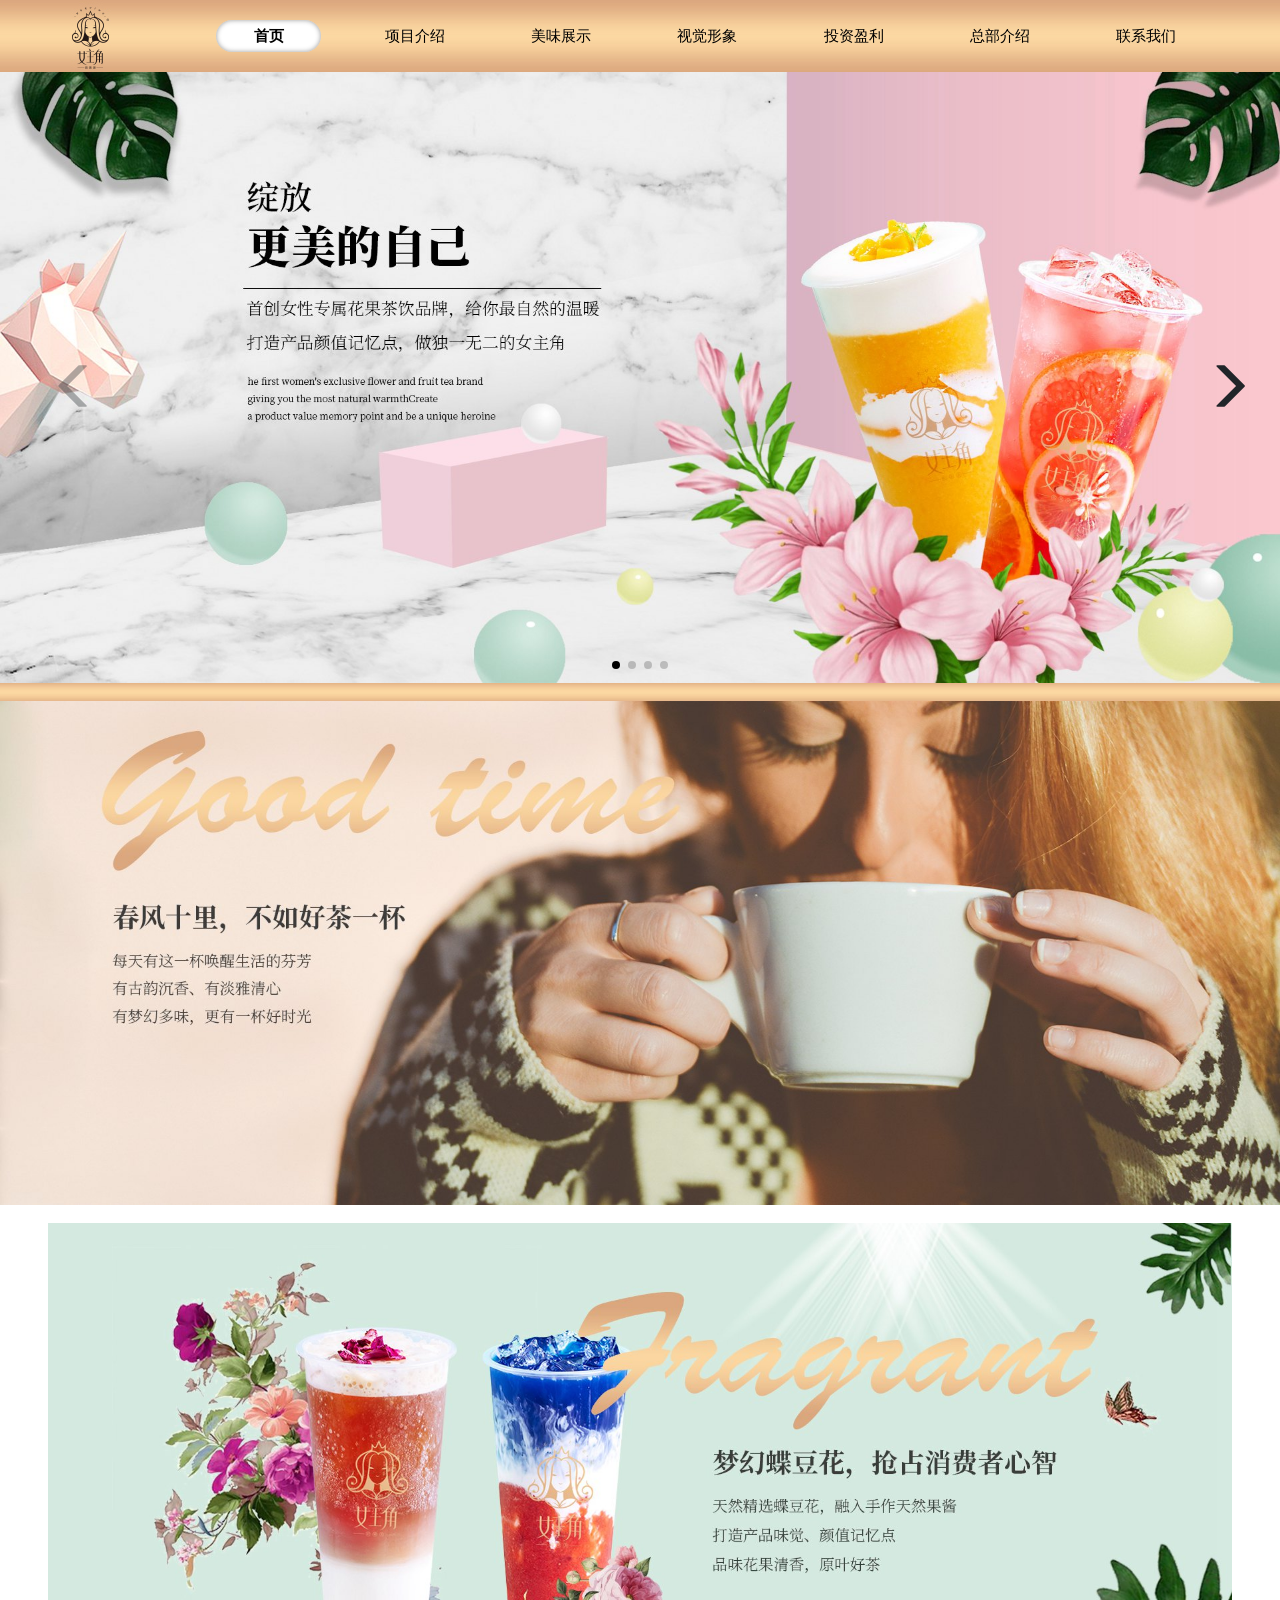
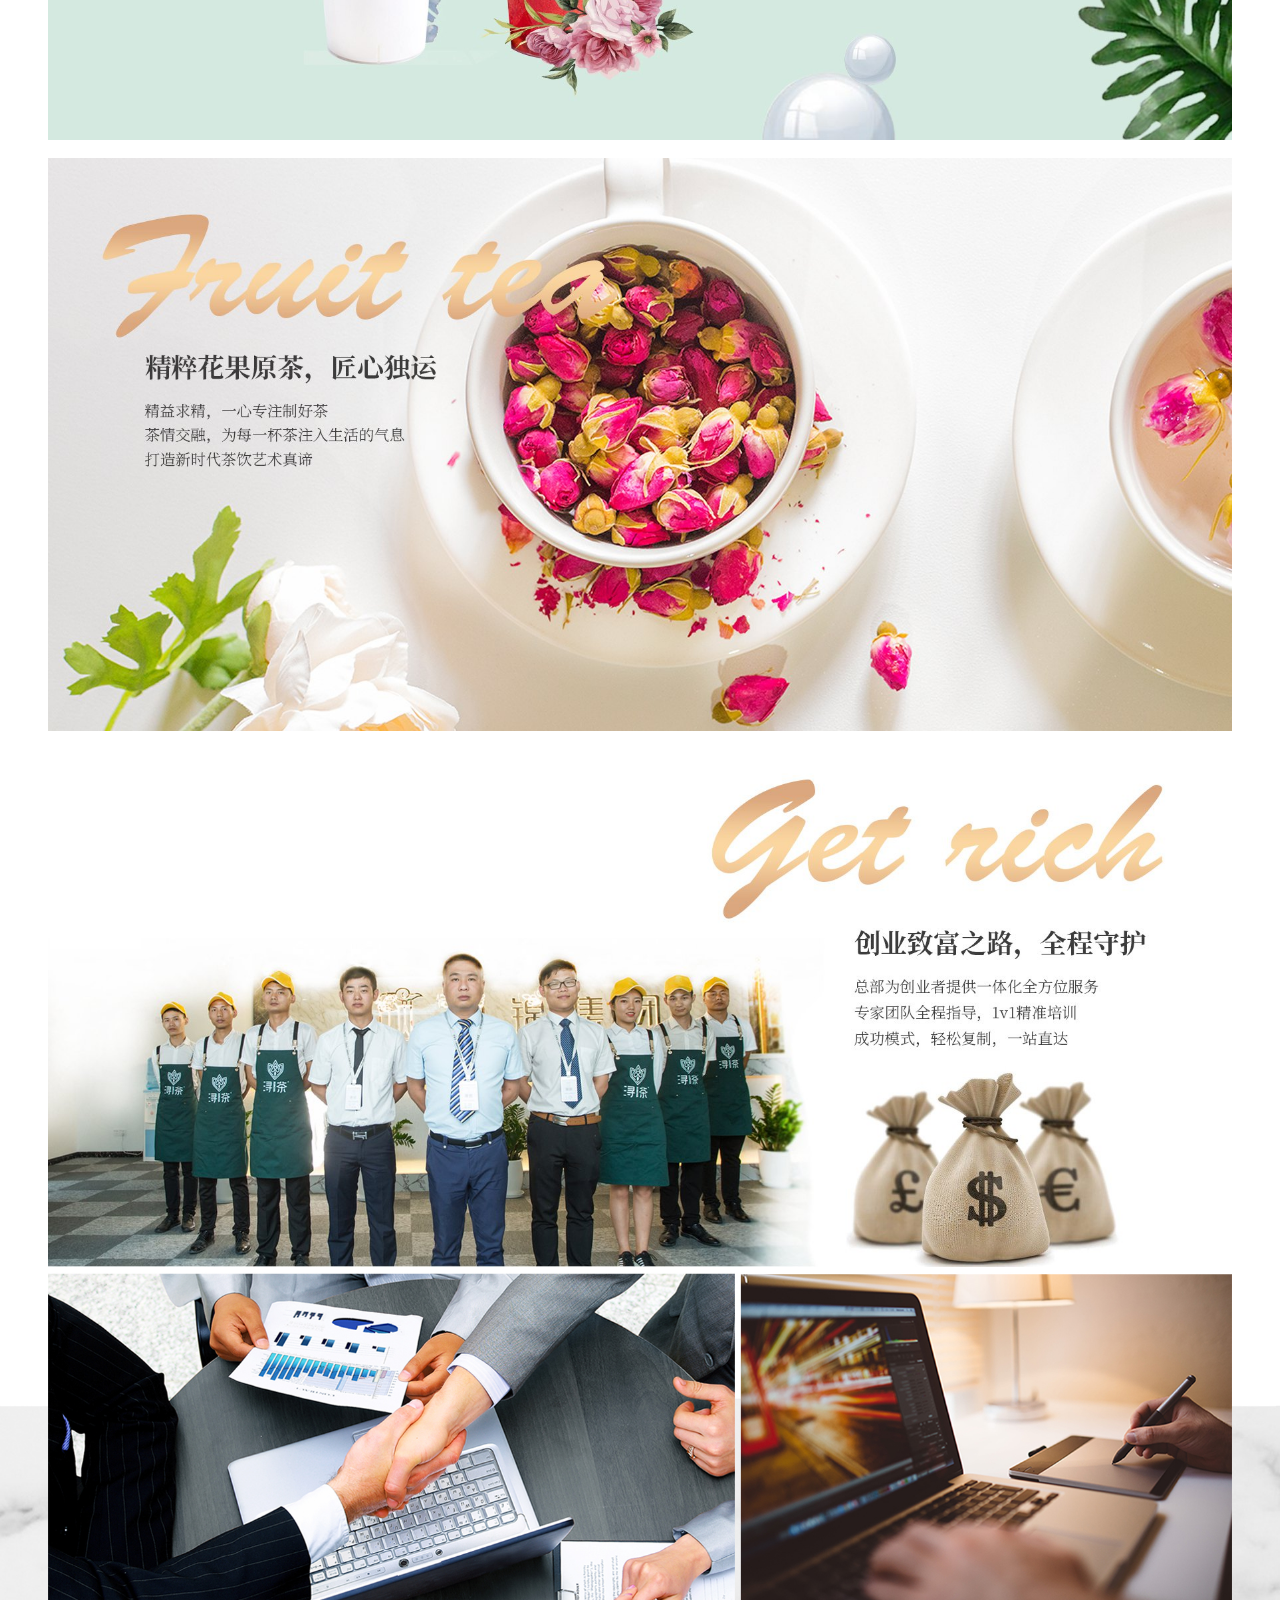
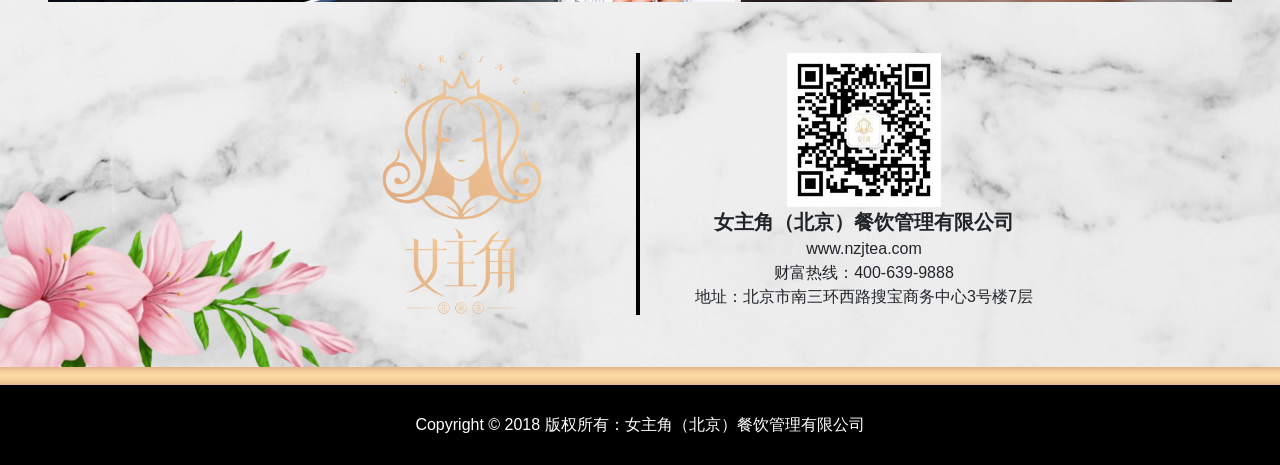
<file: index.html>
<!DOCTYPE html>
<html>

<head>
    <meta charset="UTF-8">
    <title>女主角官网</title>
    <link rel="stylesheet" href="css/Glyphicons.css"/>
    <link rel="stylesheet" href="css/bootstrap.min.css"/>
    <link rel="stylesheet" href="css/animate.css"/>
    <link rel="stylesheet" href="css/swiper.min.css"/>
    <link rel="stylesheet" href="css/nzj.css"/>
    <style>
        * {
            -webkit-touch-callout: none;
        }
    </style>
</head>

<body>
<header>
    <div class="container">
        <nav class="clearfix">
            <span class="logo"><a href="index.html"><img src="images/sanjia-02.jpg" alt=""/></a></span>
            <span><a class="active" href="index.html">首页</a></span>
            <span><a href="introduce.html">项目介绍</a></span>
            <span><a href="exhibition.html">美味展示</a></span>
            <span><a href="vision.html">视觉形象</a></span>
            <span><a href="profit.html">投资盈利</a></span>
            <span><a href="headquarters.html">总部介绍</a></span>
            <span><a href="contact.html">联系我们</a></span>
        </nav>
    </div>
</header>
<div class="banner">
    <!-- Swiper -->
    <div class="swiper-container">
        <div class="swiper-wrapper">
            <div class="swiper-slide"><img src="images/banner1.jpg" alt=""/></div>
            <div class="swiper-slide"><img src="images/banner2.jpg" alt=""/></div>
            <div class="swiper-slide"><img src="images/banner3.jpg" alt=""/></div>
            <div class="swiper-slide"><img src="images/banner4.jpg" alt=""/></div>
        </div>
        <!-- Add Scrollbar -->
        <div class="swiper-pagination"></div>
        <!-- Add Arrows -->
        <div class="swiper-button-next"><i class="glyphicon glyphicon-menu-right"></i></div>
        <div class="swiper-button-prev"><i class="glyphicon glyphicon-menu-left"></i></div>
    </div>
    <!-- Initialize Swiper -->

</div>
<div class="Division bg-Division"></div>
<img class="w-100" src="images/sanjia-05.jpg" alt=""/>

<div class="container-img">
    <div class="Division"></div>
    <img src="images/sanjia-06.jpg" alt=""/>

    <div class="Division"></div>
    <img src="images/sanjia-07.jpg" alt=""/>
    <img src="images/sanjia-08.jpg" alt=""/>
</div>

<footer class="clearfix">
    <img class="bgfoot" src="images/bg_02.jpg" alt=""/>

    <div class="footer-p">
        <div class="footer-container">
            <img src="images/footer.jpg" alt=""/>
        </div>
        <div class="footer-box clearfix">
            <div class="float-left">
                <img class="footer-logo" src="images/footer-logo.png" alt=""/>
            </div>
            <div class="float-right">
                <div class="weixin-box">
                    <img class="weixin" src="images/weixin.jpg" alt=""/>

                    <p class="footer-title"><b>女主角（北京）餐饮管理有限公司</b></p>

                    <p>www.nzjtea.com</p>

                    <p>财富热线：400-639-9888</p>

                    <p>地址：北京市南三环西路搜宝商务中心3号楼7层</p>
                </div>

            </div>
        </div>
    </div>
</footer>
<div class="Division bg-Division"></div>
<div class="foot">
    Copyright © 2018 版权所有：女主角（北京）餐饮管理有限公司
</div>
</body>
<script src="js/jquery.min.js"></script>
<script src="js/swiper.js"></script>
<script src="js/nzj.js"></script>

</html>
</file>
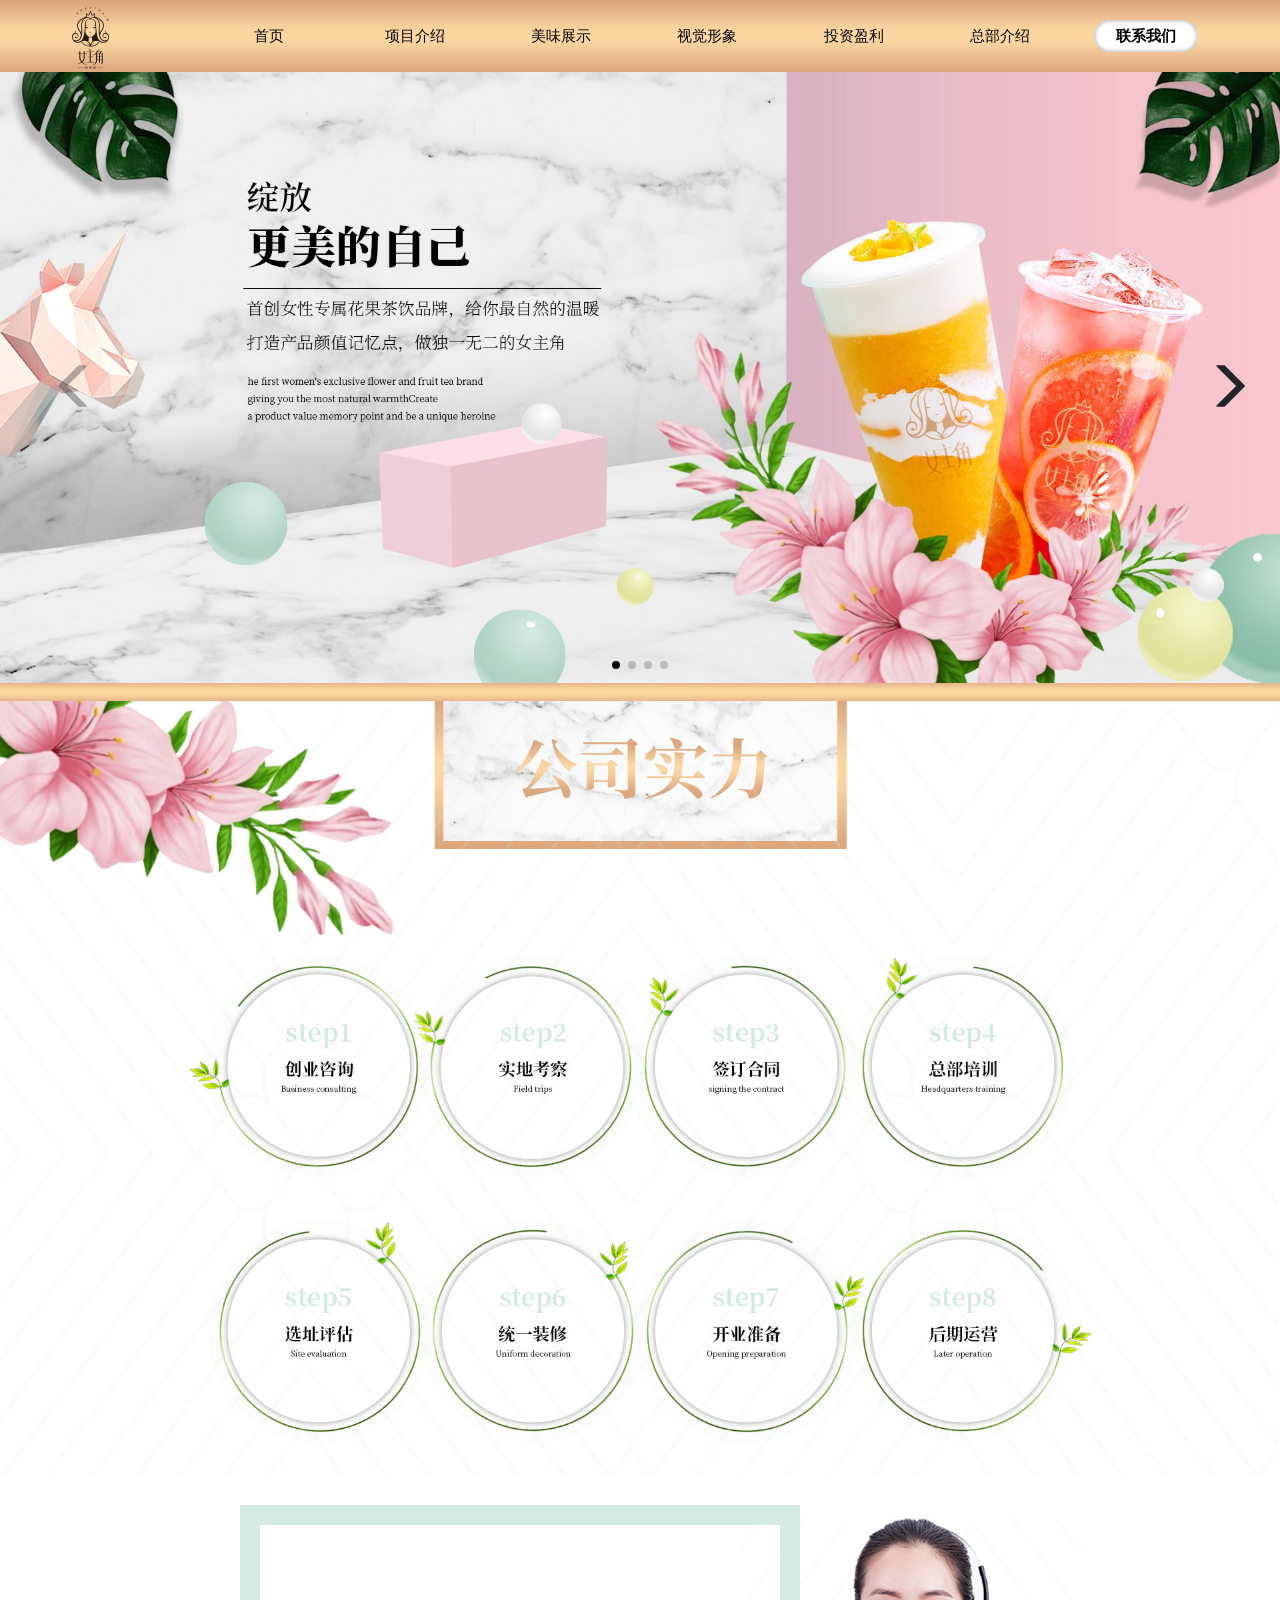
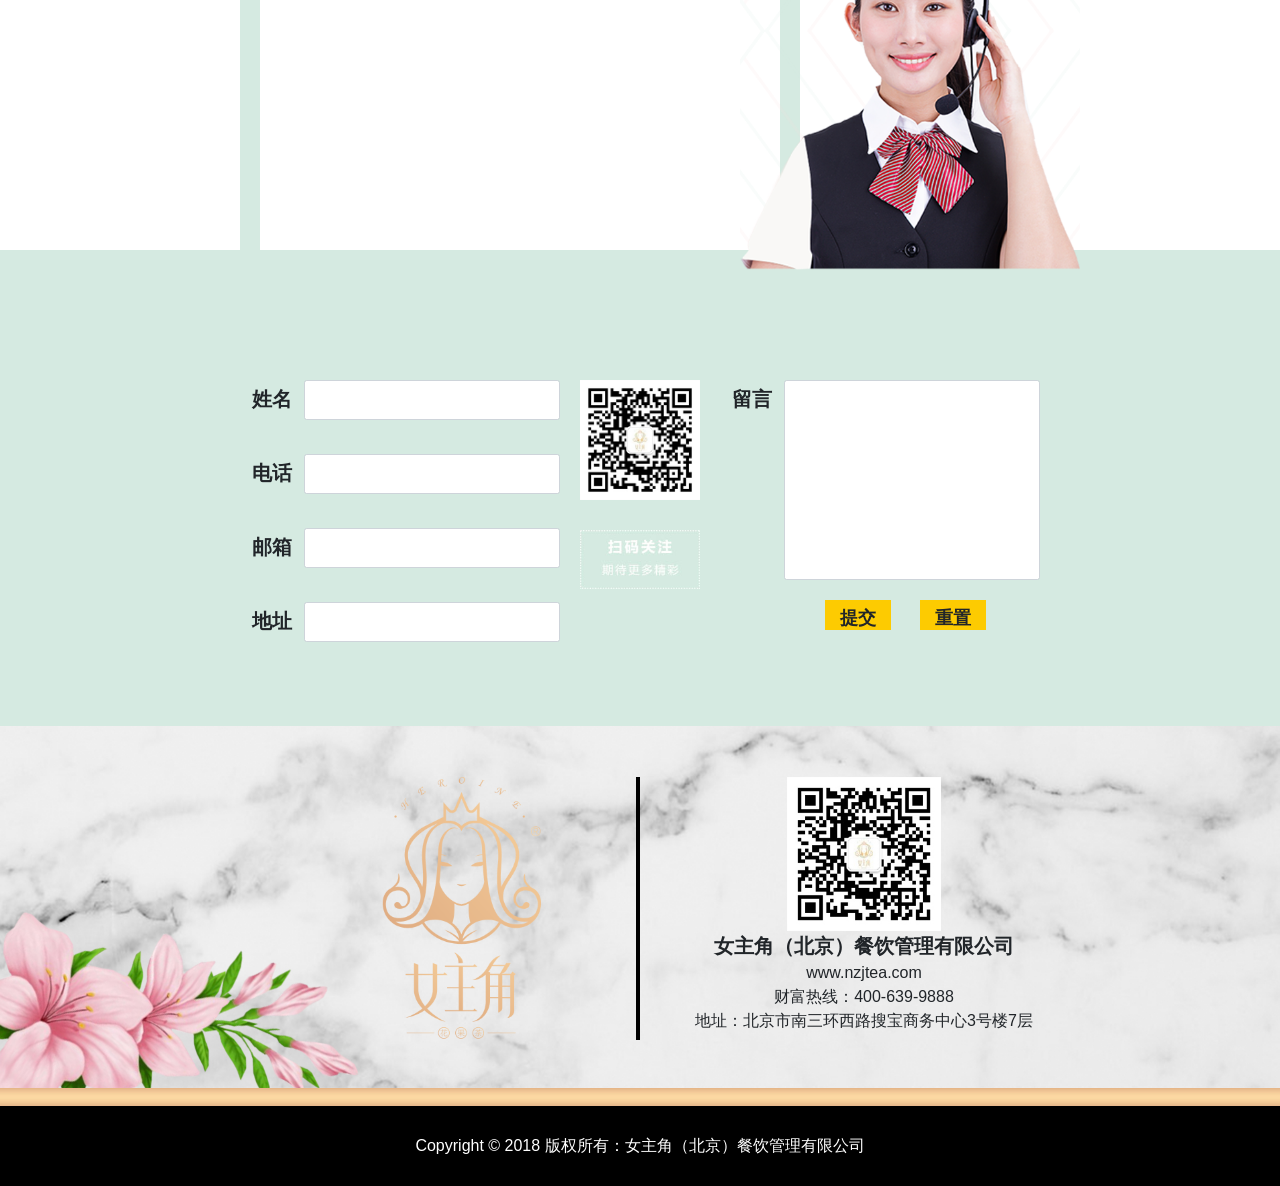
<file: contact.html>
<!DOCTYPE html>
<html>

<head>
    <meta charset="UTF-8">
    <title>女主角官网</title>
    <link rel="stylesheet" href="css/Glyphicons.css"/>
    <link rel="stylesheet" href="css/bootstrap.min.css"/>
    <link rel="stylesheet" href="css/animate.css"/>
    <link rel="stylesheet" href="css/swiper.min.css"/>
    <link rel="stylesheet" href="css/nzj.css"/>
    <style>
        * {
            -webkit-touch-callout: none;
        }
    </style>
</head>

<body ondragstart="return false">
<header>
    <div class="container">
        <nav class="clearfix">
            <span class="logo"><a href="index.html"><img src="images/sanjia-02.jpg" alt=""/></a></span>
            <span><a href="index.html">首页</a></span>
            <span><a href="introduce.html">项目介绍</a></span>
            <span><a href="exhibition.html">美味展示</a></span>
            <span><a href="vision.html">视觉形象</a></span>
            <span><a href="profit.html">投资盈利</a></span>
            <span><a href="headquarters.html">总部介绍</a></span>
            <span><a class="active" href="contact.html">联系我们</a></span>
        </nav>
    </div>
</header>
<div class="banner">
    <!-- Swiper -->
    <div class="swiper-container">
        <div class="swiper-wrapper">
            <div class="swiper-slide"><img src="images/banner1.jpg" alt=""/></div>
            <div class="swiper-slide"><img src="images/banner2.jpg" alt=""/></div>
            <div class="swiper-slide"><img src="images/banner3.jpg" alt=""/></div>
            <div class="swiper-slide"><img src="images/banner4.jpg" alt=""/></div>
        </div>
        <!-- Add Scrollbar -->
        <div class="swiper-pagination"></div>
        <!-- Add Arrows -->
        <div class="swiper-button-next"><i class="glyphicon glyphicon-menu-right"></i></div>
        <div class="swiper-button-prev"><i class="glyphicon glyphicon-menu-left"></i></div>
    </div>
    <!-- Initialize Swiper -->

</div>
<div class="Division bg-Division"></div>
<div class="img-100">
    <img src="images/lianxi/1.jpg" alt=""/>
    <img src="images/lianxi/2.jpg" alt=""/>
    <img src="images/lianxi/3.jpg" alt=""/>
    <img src="images/lianxi/4.jpg" alt=""/>
</div>
<div class="container-lianxi">
    <div class="kefubox">
        <div class="map">

            <script type="text/javascript"
                    src="http://api.map.baidu.com/api?v=2.0&ak=0qRoh8zhclwjfI32XI8SQaU5cOkXZlAd"></script>

            <div style="width:100%;height:400px;font-size:12px" id="map"></div>
            <script type="text/javascript">
                //创建和初始化地图函数：
                function initMap() {
                    createMap();//创建地图
                    setMapEvent();//设置地图事件
                    addMapControl();//向地图添加控件
                    addMapOverlay();//向地图添加覆盖物
                }
                function createMap() {
                    map = new BMap.Map("map");
                    map.centerAndZoom(new BMap.Point(116.382208, 39.861183), 14);
                }
                function setMapEvent() {
                    map.enableScrollWheelZoom();
                    map.enableKeyboard();
                    map.enableDragging();
                    map.enableDoubleClickZoom()
                }
                function addClickHandler(target, window) {
                    target.addEventListener("click", function () {
                        target.openInfoWindow(window);
                    });
                }
                function addMapOverlay() {
                    var markers = [
                        {
                            content: "",
                            title: "女主角（北京）餐饮管理有限公司",
                            imageOffset: {width: -23, height: -21},
                            position: {lat: 39.861381, lng: 116.375138}
                        },
                    ];
                    for (var index = 0; index < markers.length; index++) {
                        var point = new BMap.Point(markers[index].position.lng, markers[index].position.lat);
                        var marker = new BMap.Marker(point, {
                            icon: new BMap.Icon("http://api.map.baidu.com/lbsapi/createmap/images/icon.png", new BMap.Size(20, 25), {
                                imageOffset: new BMap.Size(markers[index].imageOffset.width, markers[index].imageOffset.height)
                            })
                        });
                        var label = new BMap.Label(markers[index].title, {offset: new BMap.Size(25, 5)});
                        var opts = {
                            width: 200,
                            title: markers[index].title,
                            enableMessage: false
                        };
                        var infoWindow = new BMap.InfoWindow(markers[index].content, opts);
                        marker.setLabel(label);
                        addClickHandler(marker, infoWindow);
                        map.addOverlay(marker);
                    }
                    ;
                }
                //向地图添加控件
                function addMapControl() {
                    var scaleControl = new BMap.ScaleControl({anchor: BMAP_ANCHOR_BOTTOM_LEFT});
                    scaleControl.setUnit(BMAP_UNIT_IMPERIAL);
                    map.addControl(scaleControl);
                    var navControl = new BMap.NavigationControl({
                        anchor: BMAP_ANCHOR_TOP_LEFT,
                        type: BMAP_NAVIGATION_CONTROL_LARGE
                    });
                    map.addControl(navControl);
                    var overviewControl = new BMap.OverviewMapControl({anchor: BMAP_ANCHOR_BOTTOM_RIGHT, isOpen: true});
                    map.addControl(overviewControl);
                }
                var map;
                initMap();
            </script>
        </div>
        <div class="kefu">
            <img src="images/lianxi/kefu.png" alt=""/>
        </div>
    </div>
</div>
<div class="lianxi-bg">
    <div class="container-lianxi">
        <div class="form">
            <div class="clearfix">
                <div class="xinxi">
                    <div class="form-group clearfix">
                        <label>姓名</label>
                        <input id="name" type="text" class="form-control"/>
                    </div>
                    <div class="form-group clearfix">
                        <label>电话</label>
                        <input id="tel" type="tel" class="form-control"/>
                    </div>
                    <div class="form-group clearfix">
                        <label>邮箱</label>
                        <input id="email" type="email" class="form-control"/>
                    </div>
                    <div class="form-group clearfix">
                        <label>地址</label>
                        <input id="where" type="text" class="form-control"/>
                    </div>
                </div>
                <div class="wechat">
                    <img src="images/weixin.jpg" alt=""/>
                    <img class="mt-5" src="images/lianxi/5.jpg" alt=""/>
                </div>
                <div class="xinxi">
                    <div class="form-group clearfix">
                        <label>留言</label>
                        <textarea id="text" rows="5" class="form-control"></textarea>

                        <div class="btnbox">
                            <button id="submit">提交</button>
                            <button id="reset">重置</button>
                        </div>
                    </div>
                </div>
            </div>
        </div>
    </div>
</div>
<footer class="clearfix">
    <img class="bgfoot" src="images/shijue/17.jpg" alt=""/>

    <div class="footer-p">
        <div class="footer-box clearfix">
            <div class="float-left">
                <img class="footer-logo" src="images/footer-logo.png" alt=""/>
            </div>
            <div class="float-right">
                <div class="weixin-box">
                    <img class="weixin" src="images/weixin.jpg" alt=""/>

                    <p class="footer-title"><b>女主角（北京）餐饮管理有限公司</b></p>

                    <p>www.nzjtea.com</p>

                    <p>财富热线：400-639-9888</p>

                    <p>地址：北京市南三环西路搜宝商务中心3号楼7层</p>
                </div>

            </div>
        </div>
    </div>
</footer>
<div class="Division bg-Division"></div>
<div class="foot">
    Copyright © 2018 版权所有：女主角（北京）餐饮管理有限公司
</div>
</body>
<script src="js/jquery.min.js"></script>
<script src="js/swiper.js"></script>
<script src="js/nzj.js"></script>
<script>
    var wwidth = $(".lianxi-bg").width();
    $(".kefubox").height(wwidth * .27);
    $("#map").height(wwidth * .27)
</script>
</html>
</file>
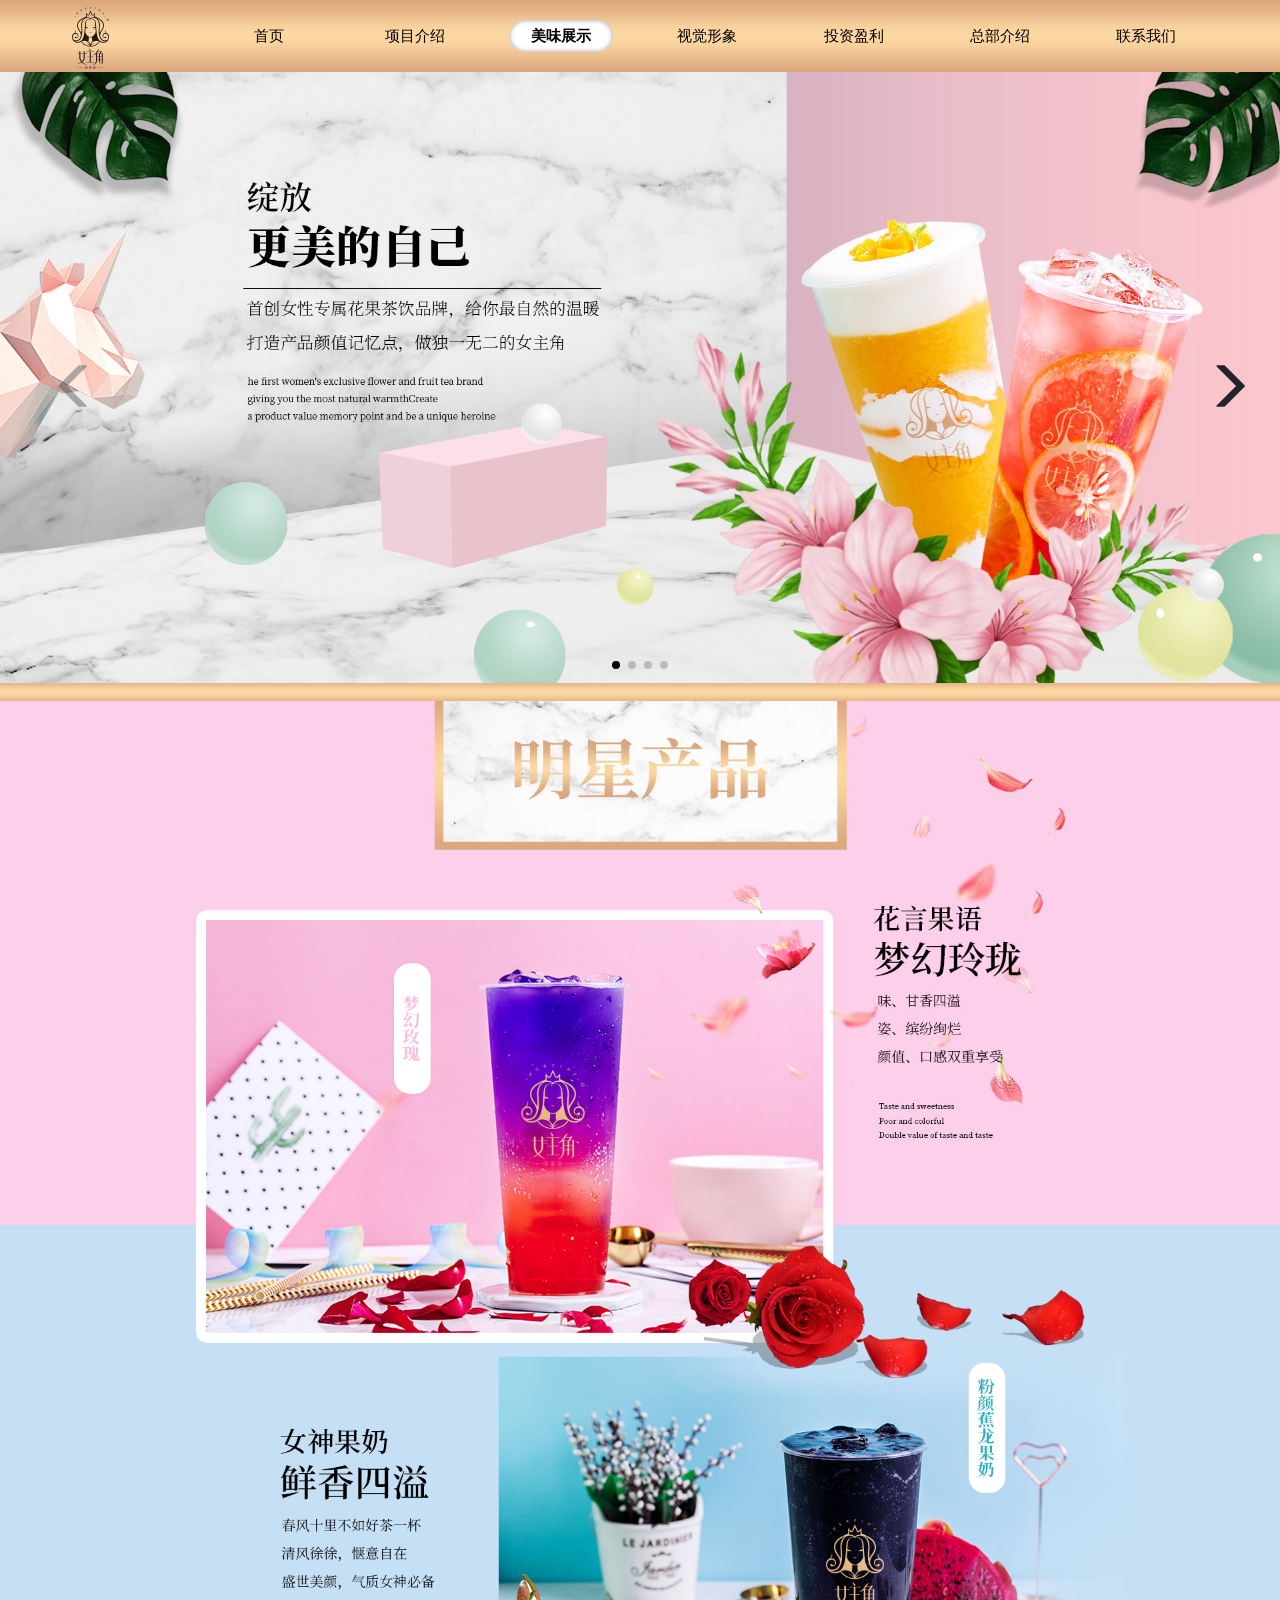
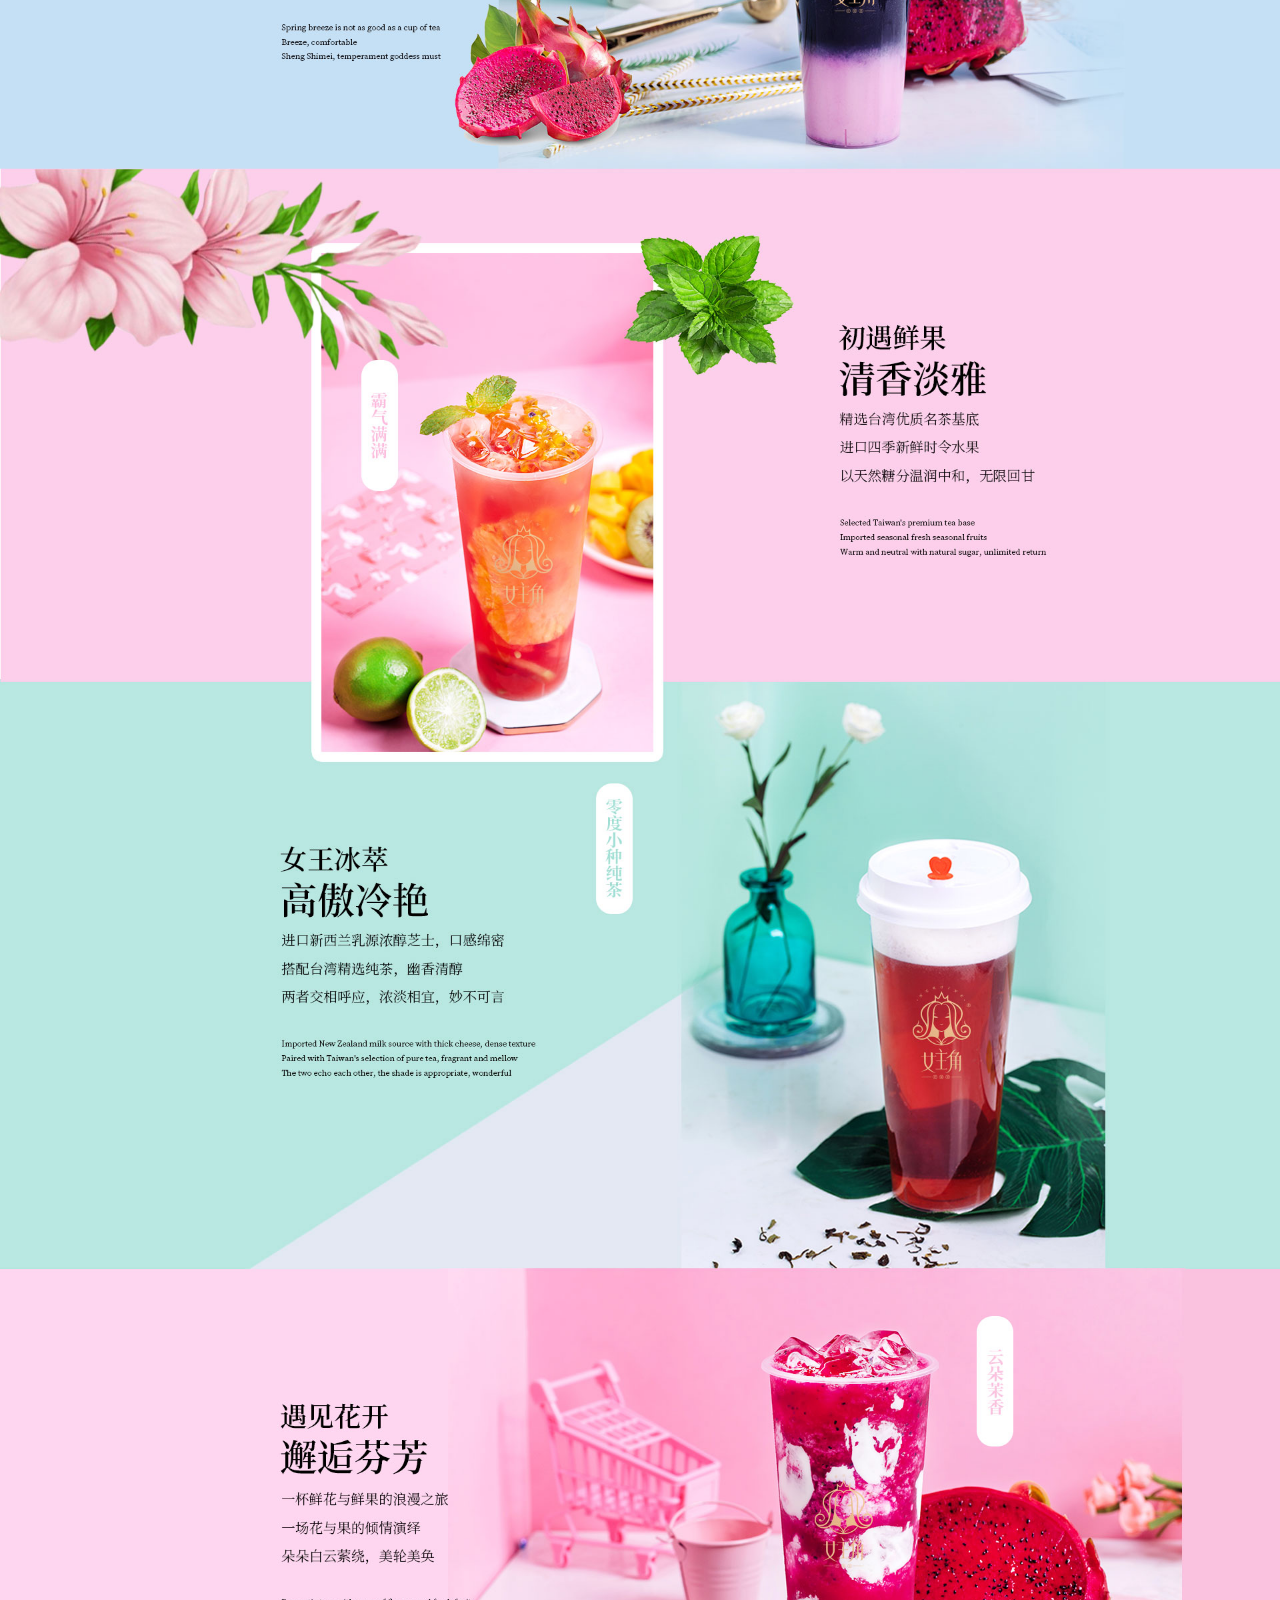
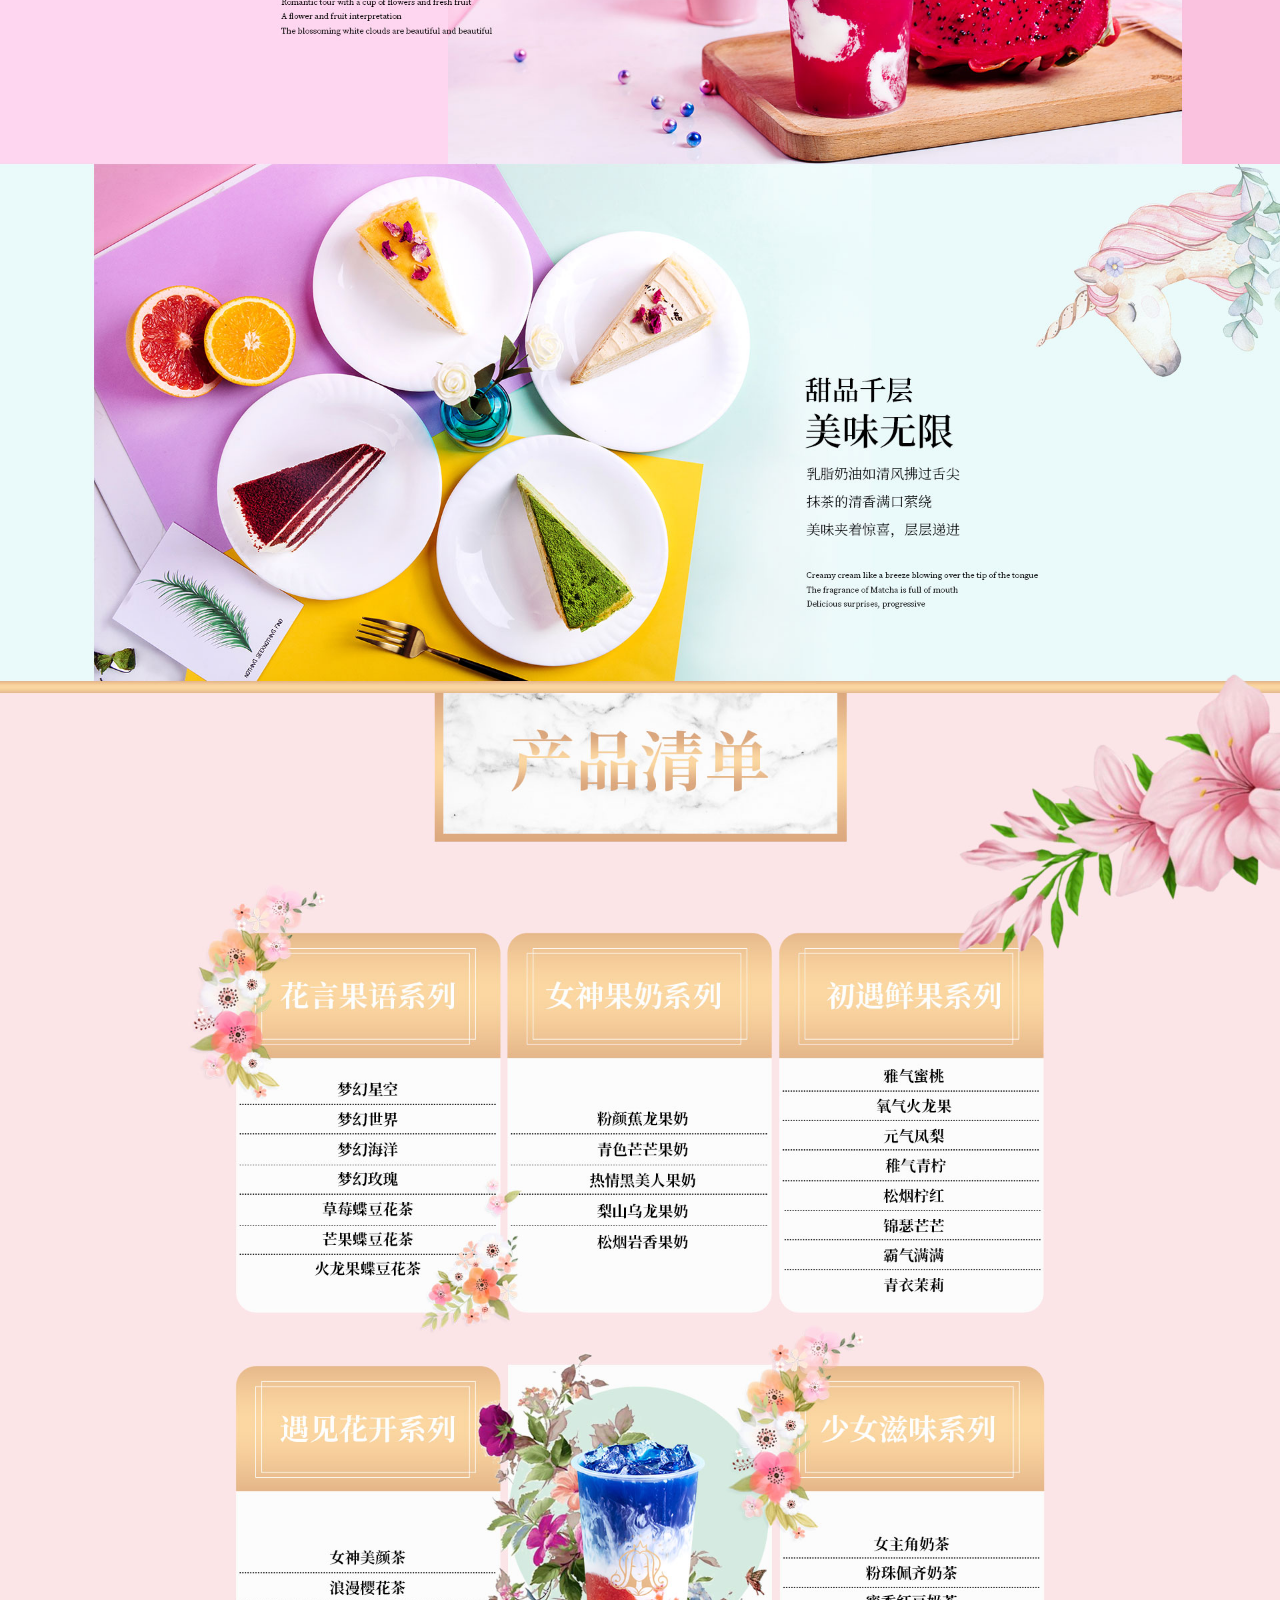
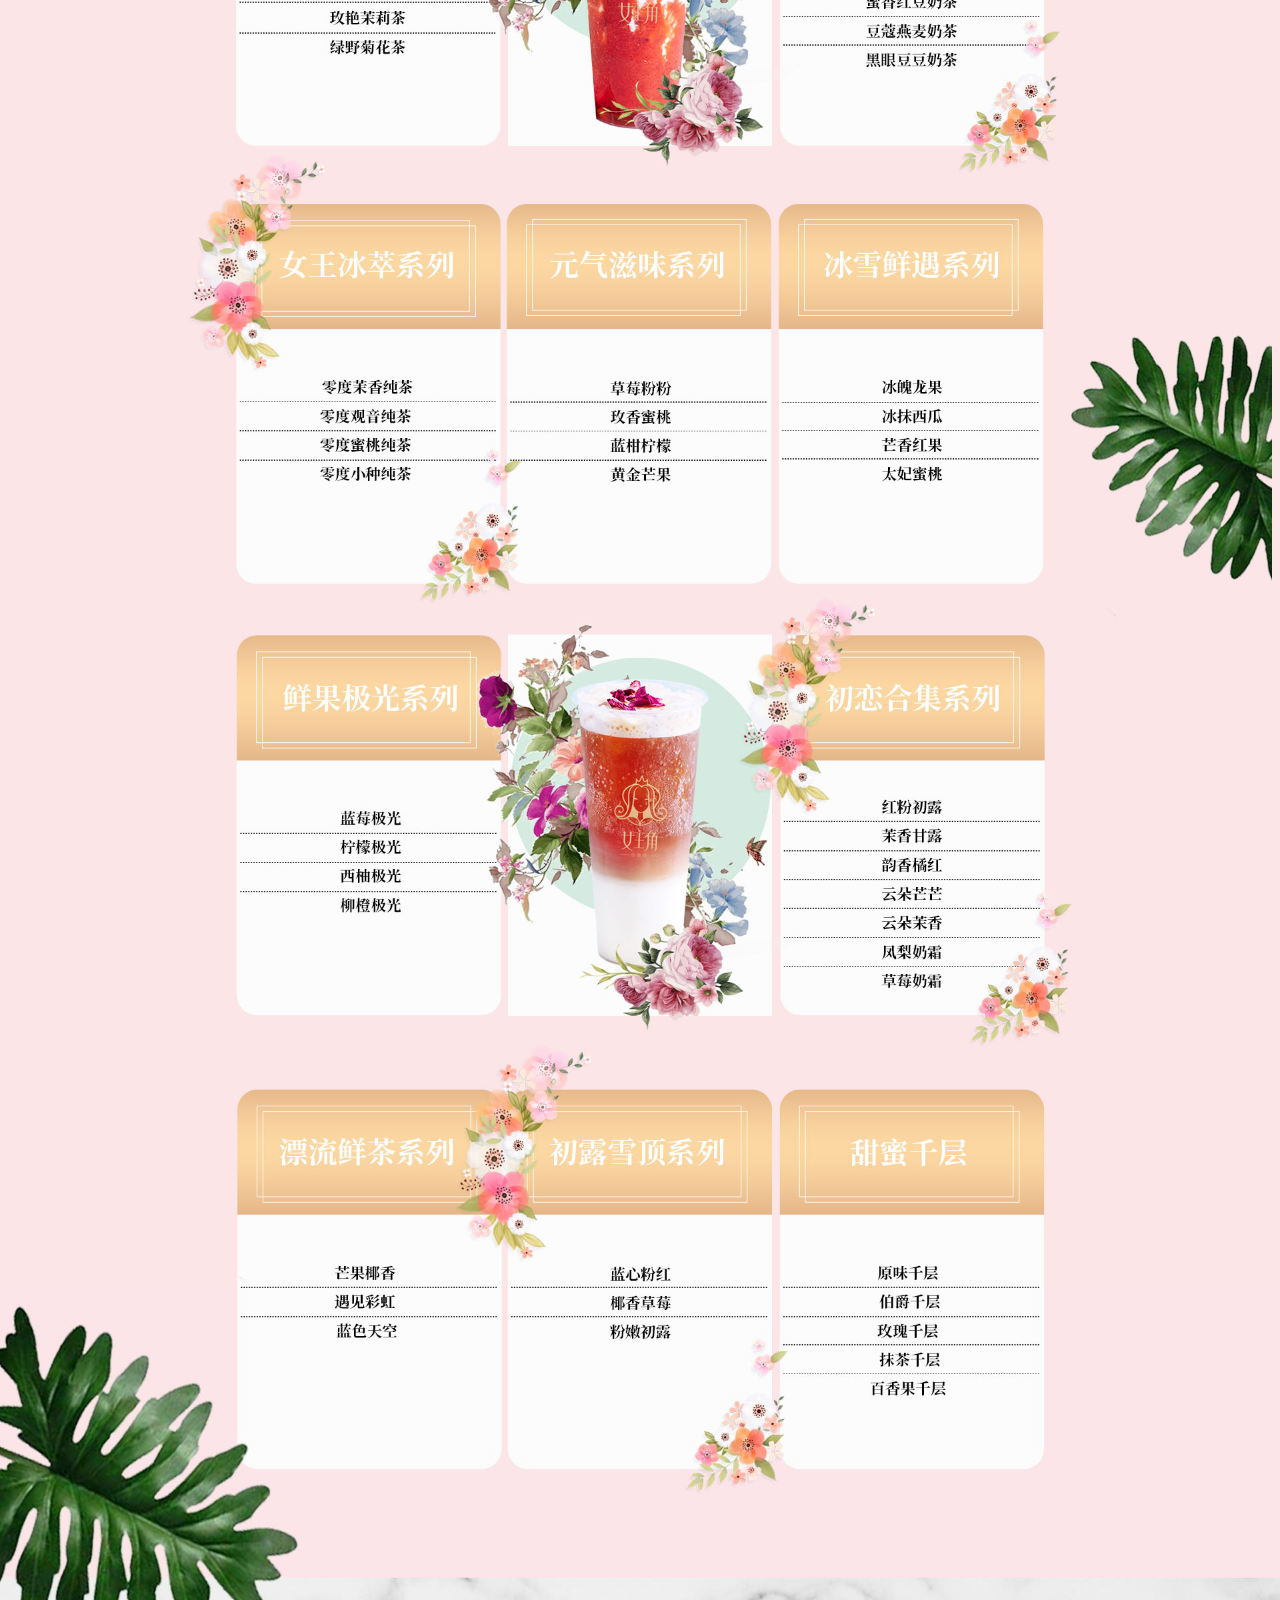
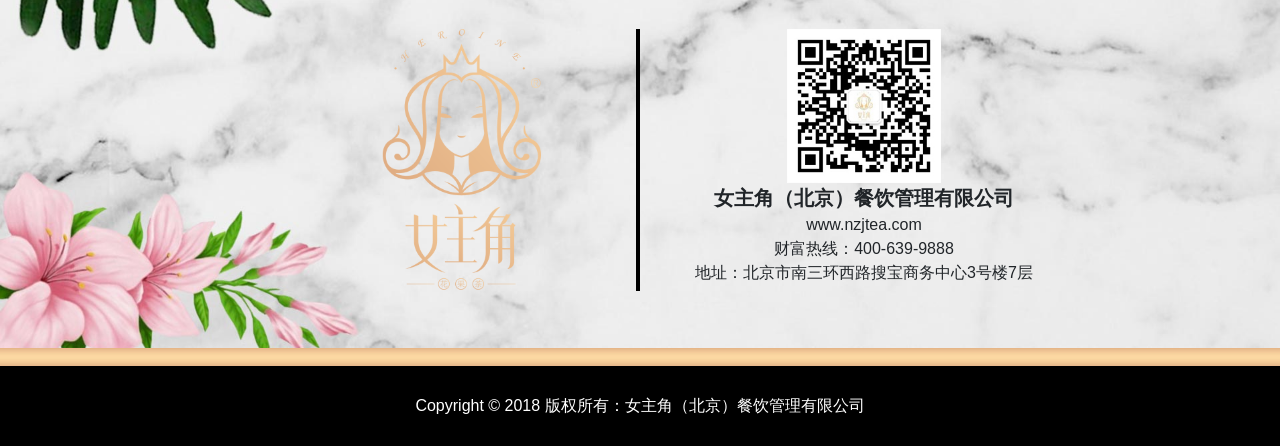
<file: exhibition.html>
<!DOCTYPE html>
<html>

<head>
    <meta charset="UTF-8">
    <title>女主角官网</title>
    <link rel="stylesheet" href="css/Glyphicons.css"/>
    <link rel="stylesheet" href="css/bootstrap.min.css"/>
    <link rel="stylesheet" href="css/animate.css"/>
    <link rel="stylesheet" href="css/swiper.min.css"/>
    <link rel="stylesheet" href="css/nzj.css"/>
    <style>
        * {
            -webkit-touch-callout: none;
        }
    </style>
</head>

<body ondragstart="return false">
<header>
    <div class="container">
        <nav class="clearfix">
            <span class="logo"><a href="index.html"><img src="images/sanjia-02.jpg" alt=""/></a></span>
            <span><a href="index.html">首页</a></span>
            <span><a href="introduce.html">项目介绍</a></span>
            <span><a class="active" href="exhibition.html">美味展示</a></span>
            <span><a href="vision.html">视觉形象</a></span>
            <span><a href="profit.html">投资盈利</a></span>
            <span><a href="headquarters.html">总部介绍</a></span>
            <span><a href="contact.html">联系我们</a></span>
        </nav>
    </div>
</header>
<div class="banner">
    <!-- Swiper -->
    <div class="swiper-container">
        <div class="swiper-wrapper">
            <div class="swiper-slide"><img src="images/banner1.jpg" alt=""/></div>
            <div class="swiper-slide"><img src="images/banner2.jpg" alt=""/></div>
            <div class="swiper-slide"><img src="images/banner3.jpg" alt=""/></div>
            <div class="swiper-slide"><img src="images/banner4.jpg" alt=""/></div>
        </div>
        <!-- Add Scrollbar -->
        <div class="swiper-pagination"></div>
        <!-- Add Arrows -->
        <div class="swiper-button-next"><i class="glyphicon glyphicon-menu-right"></i></div>
        <div class="swiper-button-prev"><i class="glyphicon glyphicon-menu-left"></i></div>
    </div>
    <!-- Initialize Swiper -->

</div>
<div class="Division bg-Division"></div>
<div class="img-100">
    <img src="images/weimei/meiwei-01.jpg" alt=""/>
    <img src="images/weimei/meiwei-02.jpg" alt=""/>
    <img src="images/weimei/meiwei-03.jpg" alt=""/>
    <img src="images/weimei/meiwei-04.jpg" alt=""/>
    <img src="images/weimei/meiwei-05.jpg" alt=""/>
    <img src="images/weimei/meiwei-06.jpg" alt=""/>
    <img src="images/weimei/meiwei-07.jpg" alt=""/>
    <img src="images/weimei/meiwei-08.jpg" alt=""/>
    <img src="images/weimei/meiwei-09.jpg" alt=""/>
    <img src="images/weimei/meiwei-10.jpg" alt=""/>
    <img src="images/weimei/meiwei-11.jpg" alt=""/>
    <img src="images/weimei/meiwei-12.jpg" alt=""/>
    <img src="images/weimei/meiwei-13.jpg" alt=""/>
    <img src="images/weimei/meiwei-14.jpg" alt=""/>
    <img src="images/weimei/meiwei-15.jpg" alt=""/>
    <img src="images/weimei/meiwei-16.jpg" alt=""/>
    <img src="images/weimei/meiwei-17.jpg" alt=""/>
    <img src="images/weimei/meiwei-18.jpg" alt=""/>
    <img src="images/weimei/meiwei-19.jpg" alt=""/>
    <img src="images/weimei/meiwei-20.jpg" alt=""/>
    <img src="images/weimei/meiwei-21.jpg" alt=""/>
    <img src="images/weimei/meiwei-22.jpg" alt=""/>
    <img src="images/weimei/meiwei-23.jpg" alt=""/>
    <img src="images/weimei/meiwei-24.jpg" alt=""/>
    <img src="images/weimei/meiwei-25.jpg" alt=""/>
    <img src="images/weimei/meiwei-26.jpg" alt=""/>
    <img src="images/weimei/meiwei-27.jpg" alt=""/>
    <img src="images/weimei/meiwei-28.jpg" alt=""/>
    <img src="images/weimei/meiwei-29.jpg" alt=""/>
    <img src="images/weimei/meiwei-30.jpg" alt=""/>
    <img src="images/weimei/meiwei-31.jpg" alt=""/>
    <img src="images/weimei/meiwei-32.jpg" alt=""/>
    <img src="images/weimei/meiwei-33.jpg" alt=""/>
    <img src="images/weimei/meiwei-34.jpg" alt=""/>
    <img src="images/weimei/meiwei-35.jpg" alt=""/>
    <img src="images/weimei/meiwei-36.jpg" alt=""/>
    <img src="images/weimei/meiwei-37.jpg" alt=""/>
    <img src="images/weimei/meiwei-38.jpg" alt=""/>
    <img src="images/weimei/meiwei-39.jpg" alt=""/>
    <img src="images/weimei/meiwei-40.jpg" alt=""/>
    <img src="images/weimei/meiwei-41.jpg" alt=""/>

</div>

<footer class="clearfix">
    <img class="bgfoot" src="images/weimei/footerbg.jpg" alt=""/>
    <div class="footer-p">
        <img class="w-100" src="images/weimei/footer-img.png" alt=""/>
        <div class="footer-box clearfix">
            <div class="float-left">
                <img class="footer-logo" src="images/footer-logo.png" alt=""/>
            </div>
            <div class="float-right">
                <div class="weixin-box">
                    <img class="weixin" src="images/weixin.jpg" alt=""/>

                    <p class="footer-title"><b>女主角（北京）餐饮管理有限公司</b></p>

                    <p>www.nzjtea.com</p>

                    <p>财富热线：400-639-9888</p>

                    <p>地址：北京市南三环西路搜宝商务中心3号楼7层</p>
                </div>

            </div>
        </div>
    </div>
</footer>
<div class="Division bg-Division"></div>
<div class="foot">
    Copyright © 2018 版权所有：女主角（北京）餐饮管理有限公司
</div>
</body>
<script src="js/jquery.min.js"></script>
<script src="js/swiper.js"></script>
<script src="js/nzj.js"></script>

</html>
</file>
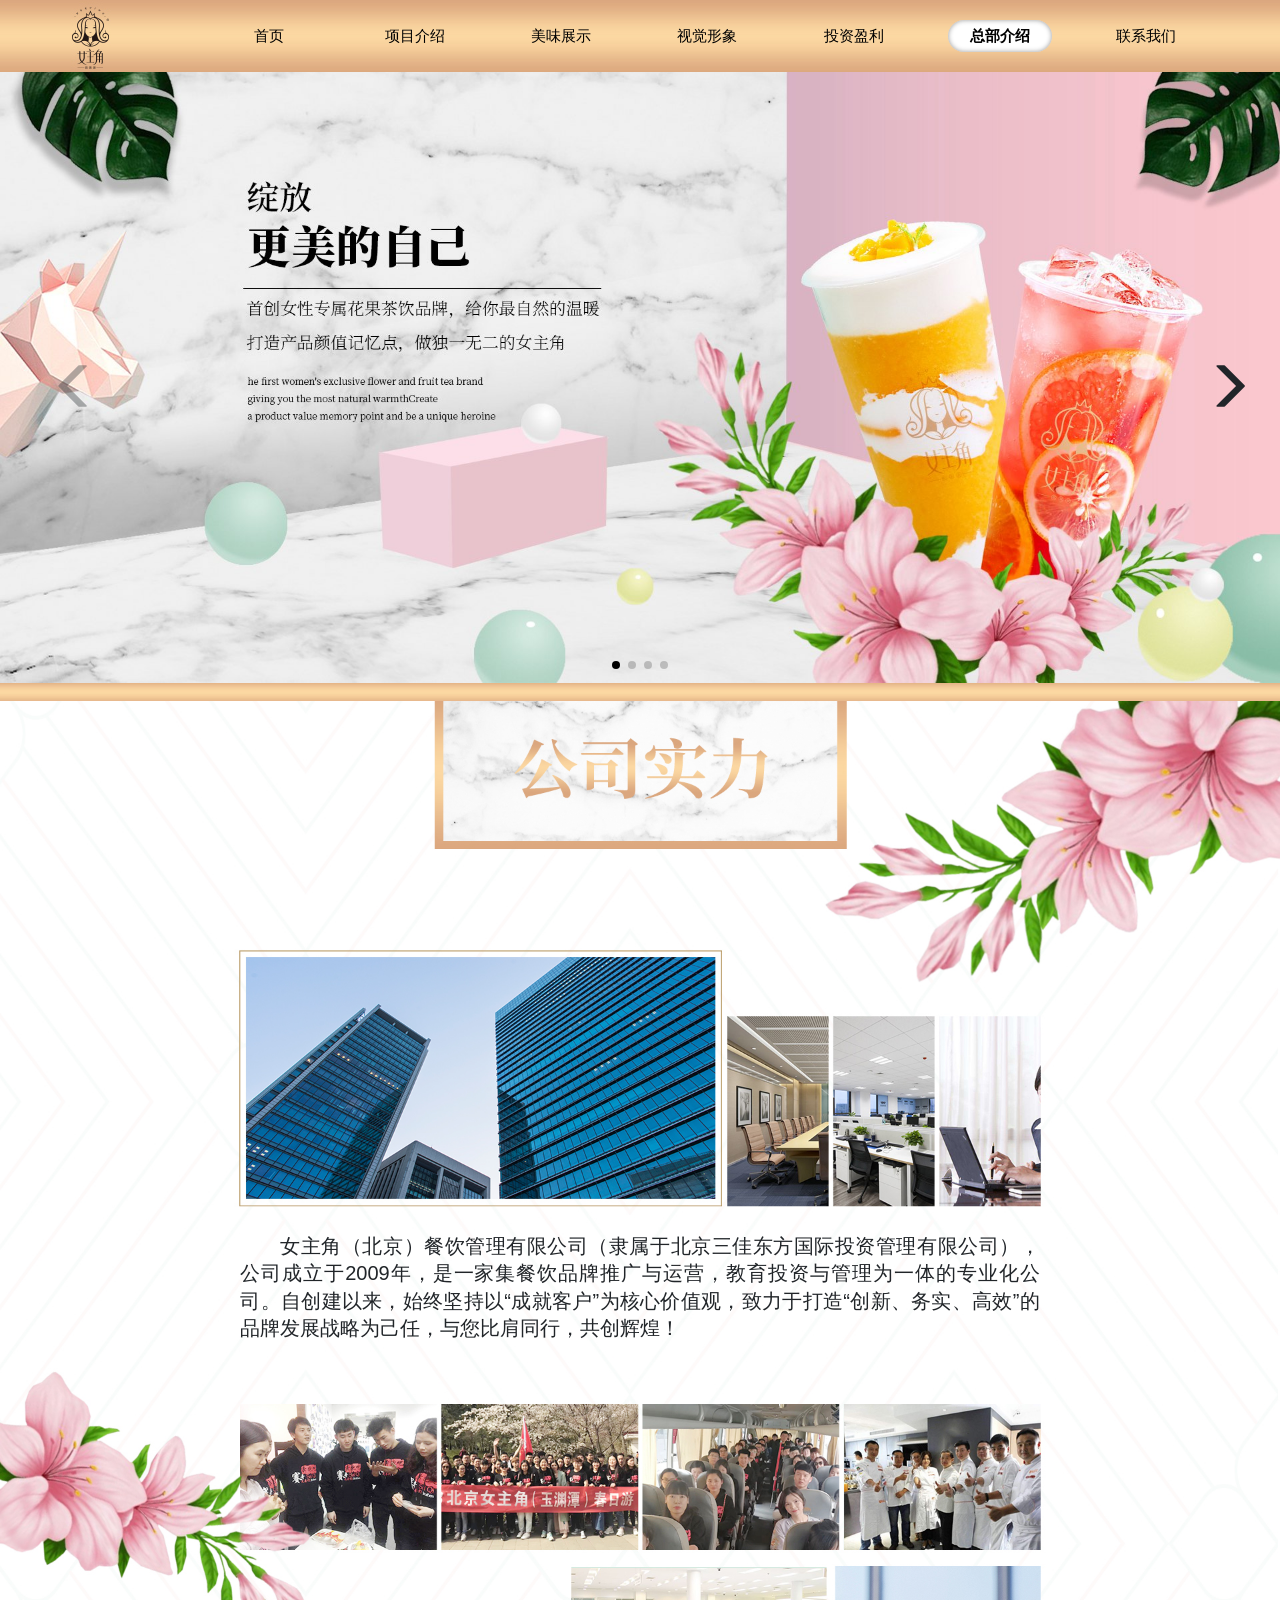
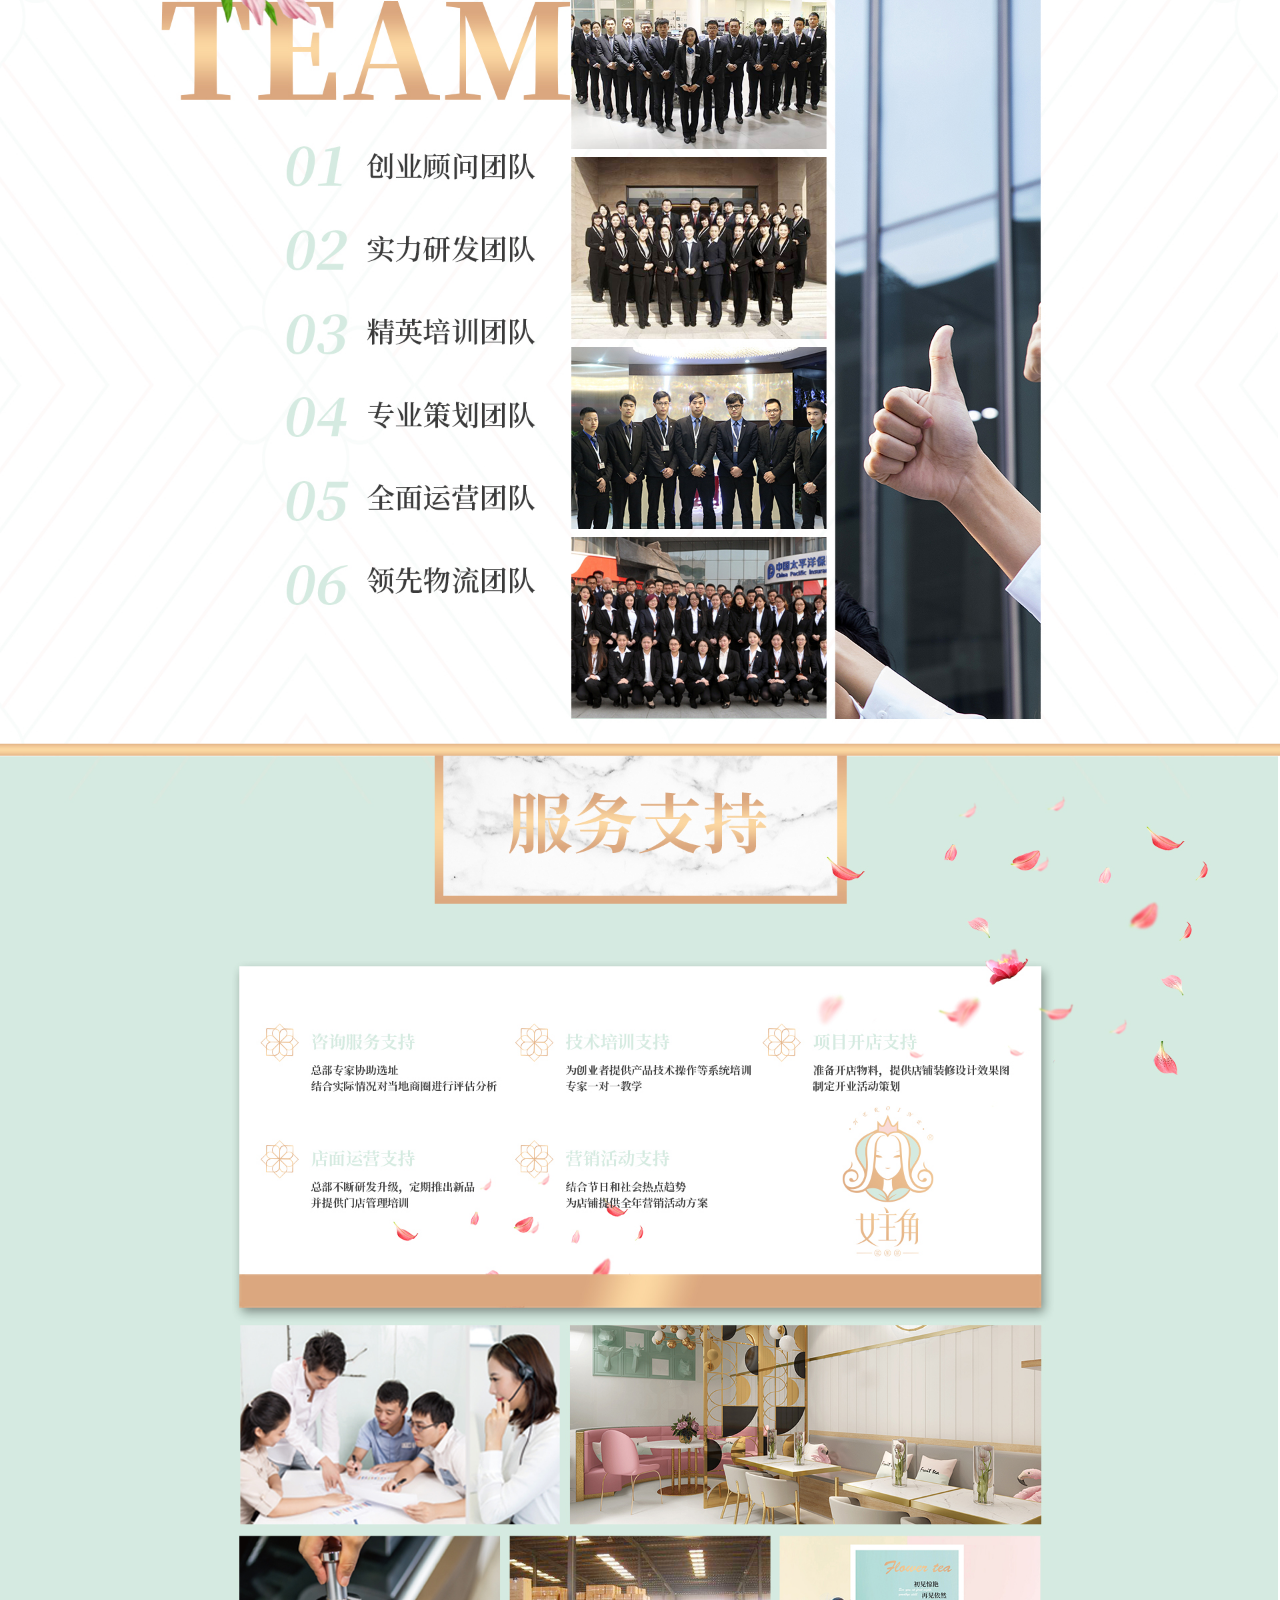
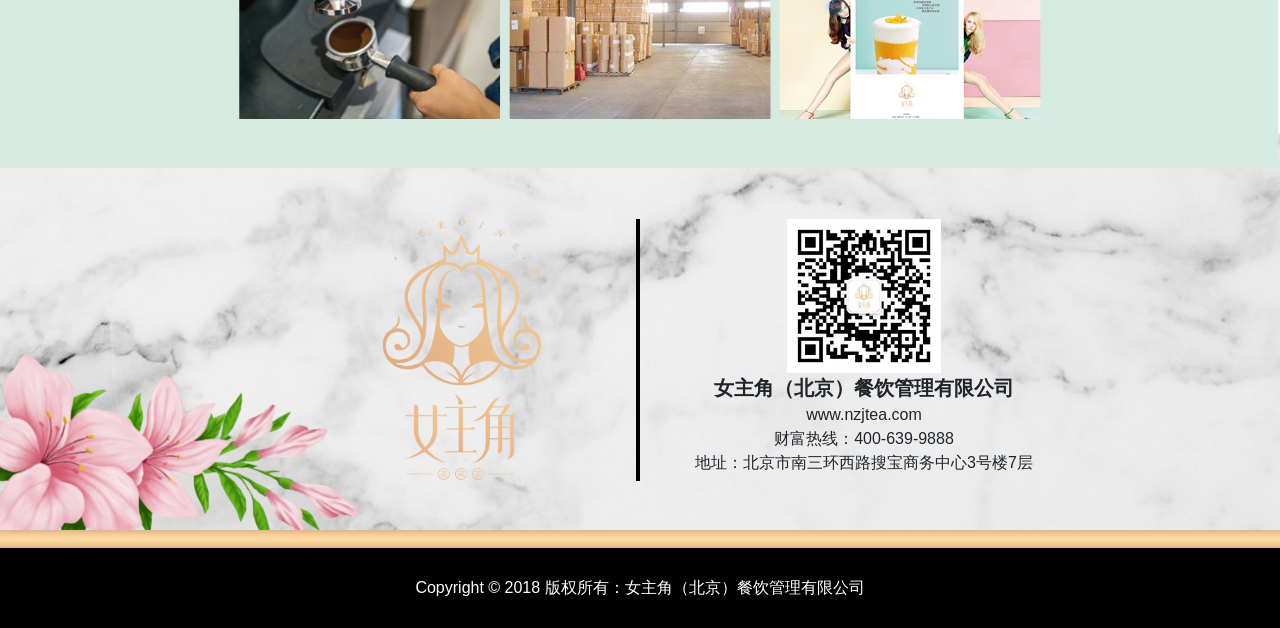
<file: headquarters.html>
<!DOCTYPE html>
<html>

<head>
    <meta charset="UTF-8">
    <title>女主角官网</title>
    <link rel="stylesheet" href="css/Glyphicons.css"/>
    <link rel="stylesheet" href="css/bootstrap.min.css"/>
    <link rel="stylesheet" href="css/animate.css"/>
    <link rel="stylesheet" href="css/swiper.min.css"/>
    <link rel="stylesheet" href="css/nzj.css"/>
    <style>
        * {
            -webkit-touch-callout: none;
        }
    </style>
</head>

<body ondragstart="return false">
<header>
    <div class="container">
        <nav class="clearfix">
            <span class="logo"><a href="index.html"><img src="images/sanjia-02.jpg" alt=""/></a></span>
            <span><a href="index.html">首页</a></span>
            <span><a href="introduce.html">项目介绍</a></span>
            <span><a href="exhibition.html">美味展示</a></span>
            <span><a href="vision.html">视觉形象</a></span>
            <span><a href="profit.html">投资盈利</a></span>
            <span><a class="active" href="headquarters.html">总部介绍</a></span>
            <span><a href="contact.html">联系我们</a></span>
        </nav>
    </div>
</header>
<div class="banner">
    <!-- Swiper -->
    <div class="swiper-container">
        <div class="swiper-wrapper">
            <div class="swiper-slide"><img src="images/banner1.jpg" alt=""/></div>
            <div class="swiper-slide"><img src="images/banner2.jpg" alt=""/></div>
            <div class="swiper-slide"><img src="images/banner3.jpg" alt=""/></div>
            <div class="swiper-slide"><img src="images/banner4.jpg" alt=""/></div>
        </div>
        <!-- Add Scrollbar -->
        <div class="swiper-pagination"></div>
        <!-- Add Arrows -->
        <div class="swiper-button-next"><i class="glyphicon glyphicon-menu-right"></i></div>
        <div class="swiper-button-prev"><i class="glyphicon glyphicon-menu-left"></i></div>
    </div>
    <!-- Initialize Swiper -->

</div>
<div class="Division bg-Division"></div>
<div class="img-100">
    <img src="images/zongbu/1.jpg" alt=""/>
    <img src="images/zongbu/2.jpg" alt=""/>
    <img src="images/zongbu/3.jpg" alt=""/>

    <div class="zongbu-text">
        <img src="images/zongbu/4.jpg" alt=""/>
<div class="zongbu-p">
    <div class="container-zongbu">
        <p>女主角（北京）餐饮管理有限公司（隶属于北京三佳东方国际投资管理有限公司），公司成立于2009年，是一家集餐饮品牌推广与运营，教育投资与管理为一体的专业化公司。自创建以来，始终坚持以“成就客户”为核心价值观，致力于打造“创新、务实、高效”的品牌发展战略为己任，与您比肩同行，共创辉煌！</p>

    </div>
</div>
    </div>
    <img src="images/zongbu/5.jpg" alt=""/>
    <img src="images/zongbu/6.jpg" alt=""/>
    <img src="images/zongbu/7.jpg" alt=""/>
    <img src="images/zongbu/8.jpg" alt=""/>
    <img src="images/zongbu/9.jpg" alt=""/>
    <img src="images/zongbu/10.jpg" alt=""/>
    <img src="images/zongbu/11.jpg" alt=""/>
    <img src="images/zongbu/12.jpg" alt=""/>
    <img src="images/zongbu/13.jpg" alt=""/>
    <img src="images/zongbu/14.jpg" alt=""/>
</div>

<footer class="clearfix">
    <img class="bgfoot" src="images/shijue/17.jpg" alt=""/>

    <div class="footer-p">
        <div class="footer-box clearfix">
            <div class="float-left">
                <img class="footer-logo" src="images/footer-logo.png" alt=""/>
            </div>
            <div class="float-right">
                <div class="weixin-box">
                    <img class="weixin" src="images/weixin.jpg" alt=""/>

                    <p class="footer-title"><b>女主角（北京）餐饮管理有限公司</b></p>

                    <p>www.nzjtea.com</p>

                    <p>财富热线：400-639-9888</p>

                    <p>地址：北京市南三环西路搜宝商务中心3号楼7层</p>
                </div>

            </div>
        </div>
    </div>
</footer>
<div class="Division bg-Division"></div>
<div class="foot">
    Copyright © 2018 版权所有：女主角（北京）餐饮管理有限公司
</div>
</body>
<script src="js/jquery.min.js"></script>
<script src="js/swiper.js"></script>
<script src="js/nzj.js"></script>

</html>
</file>
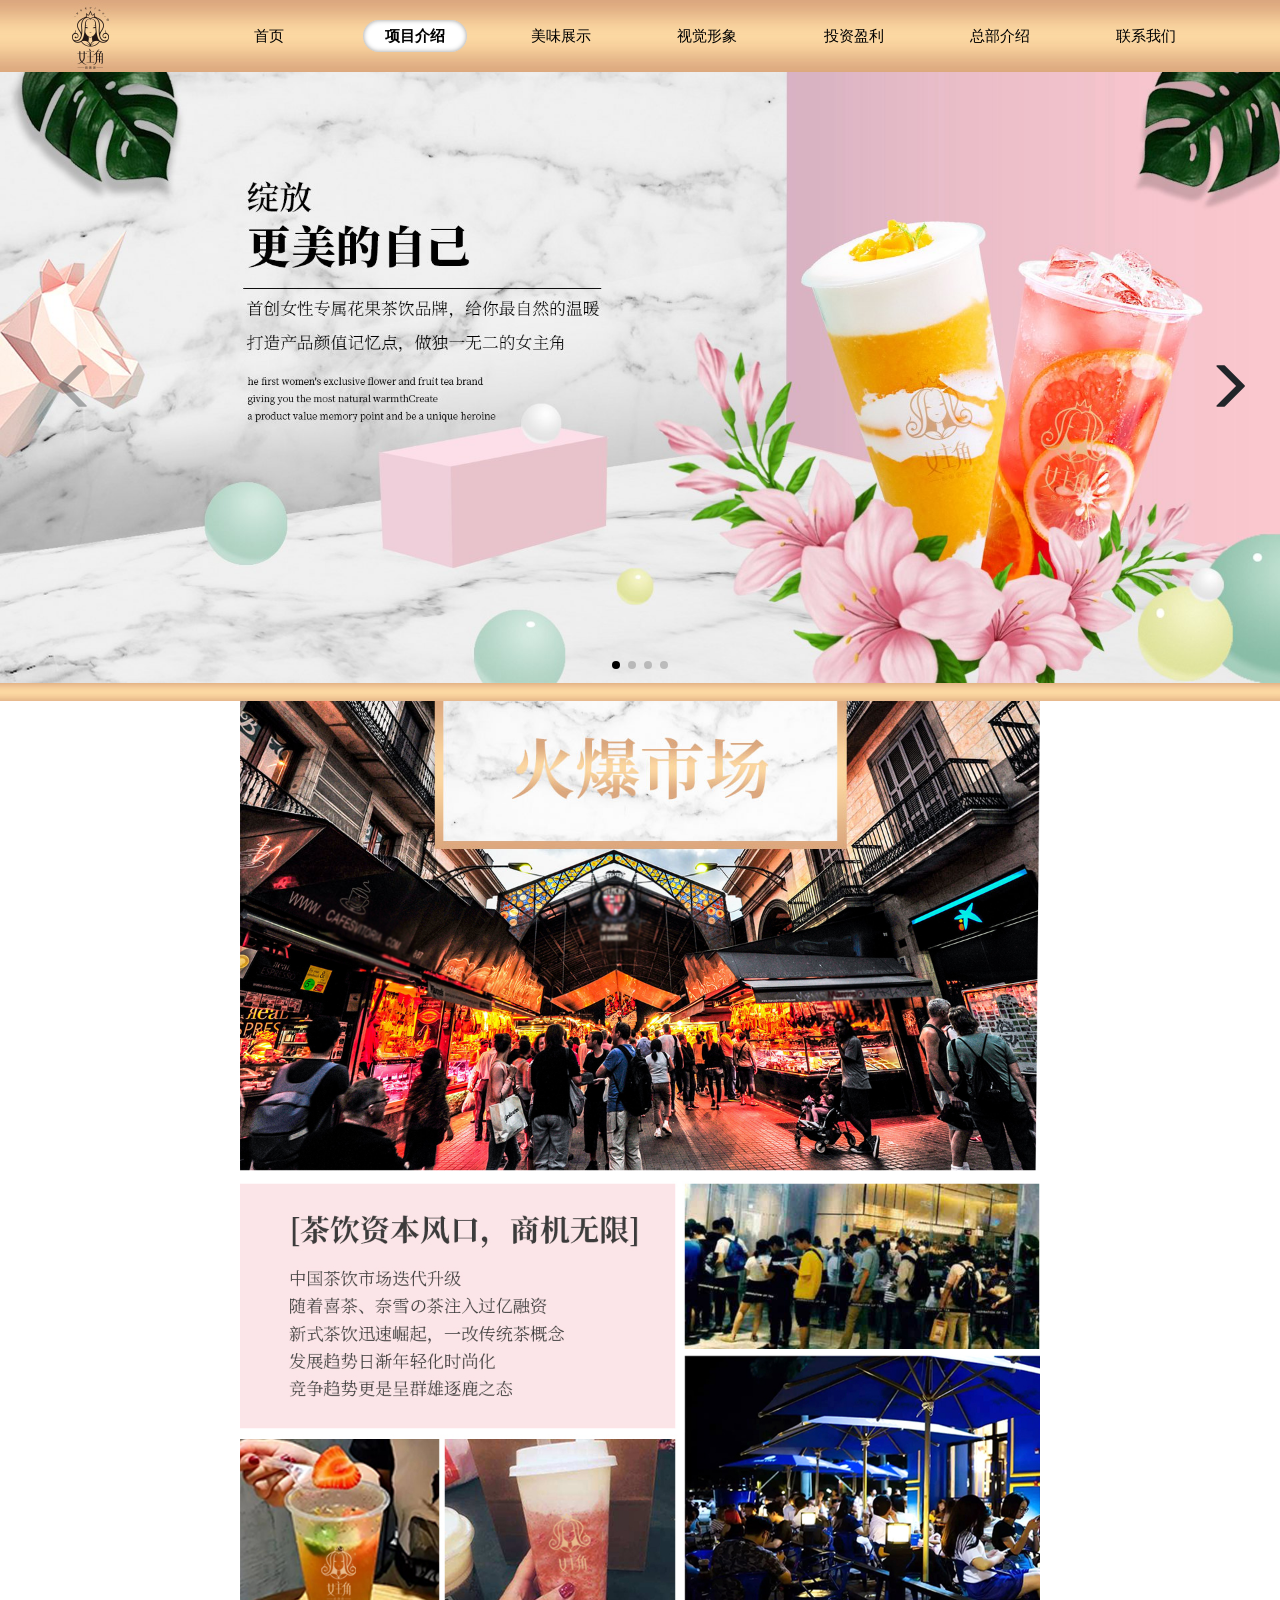
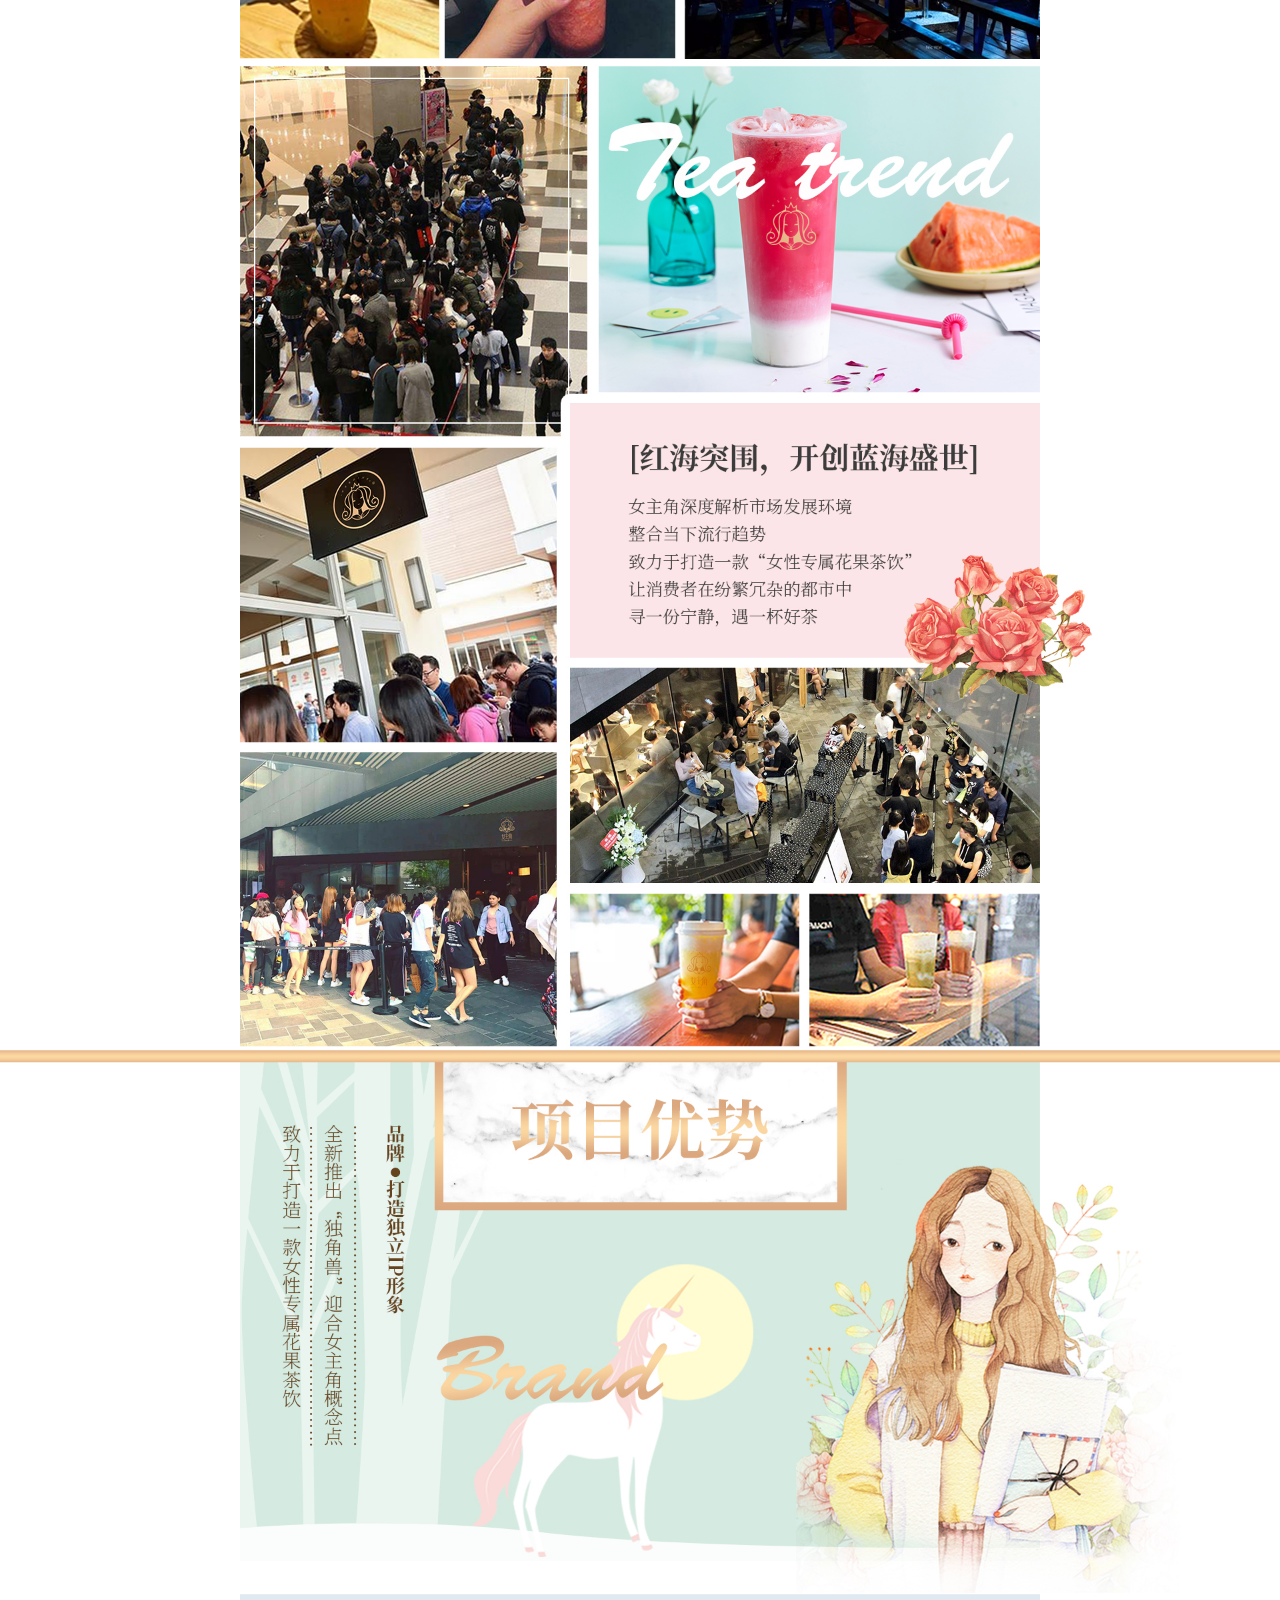
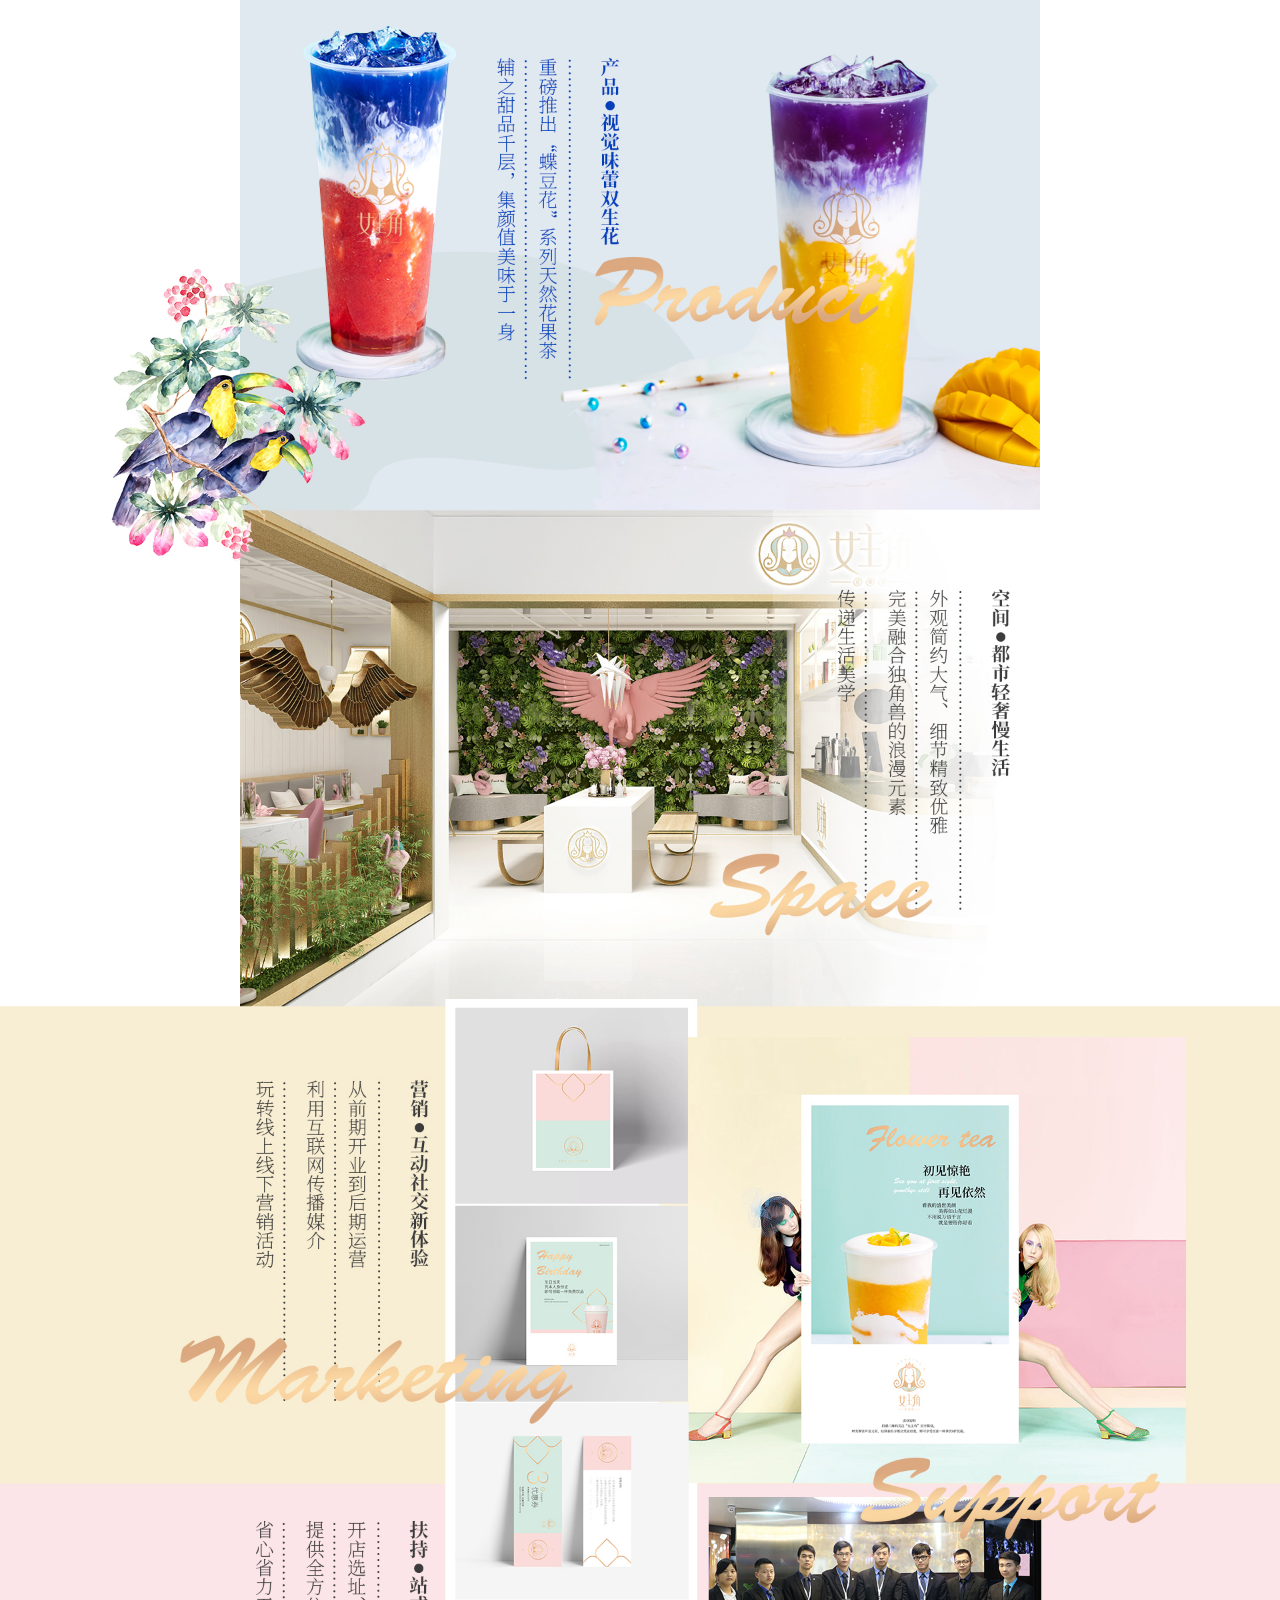
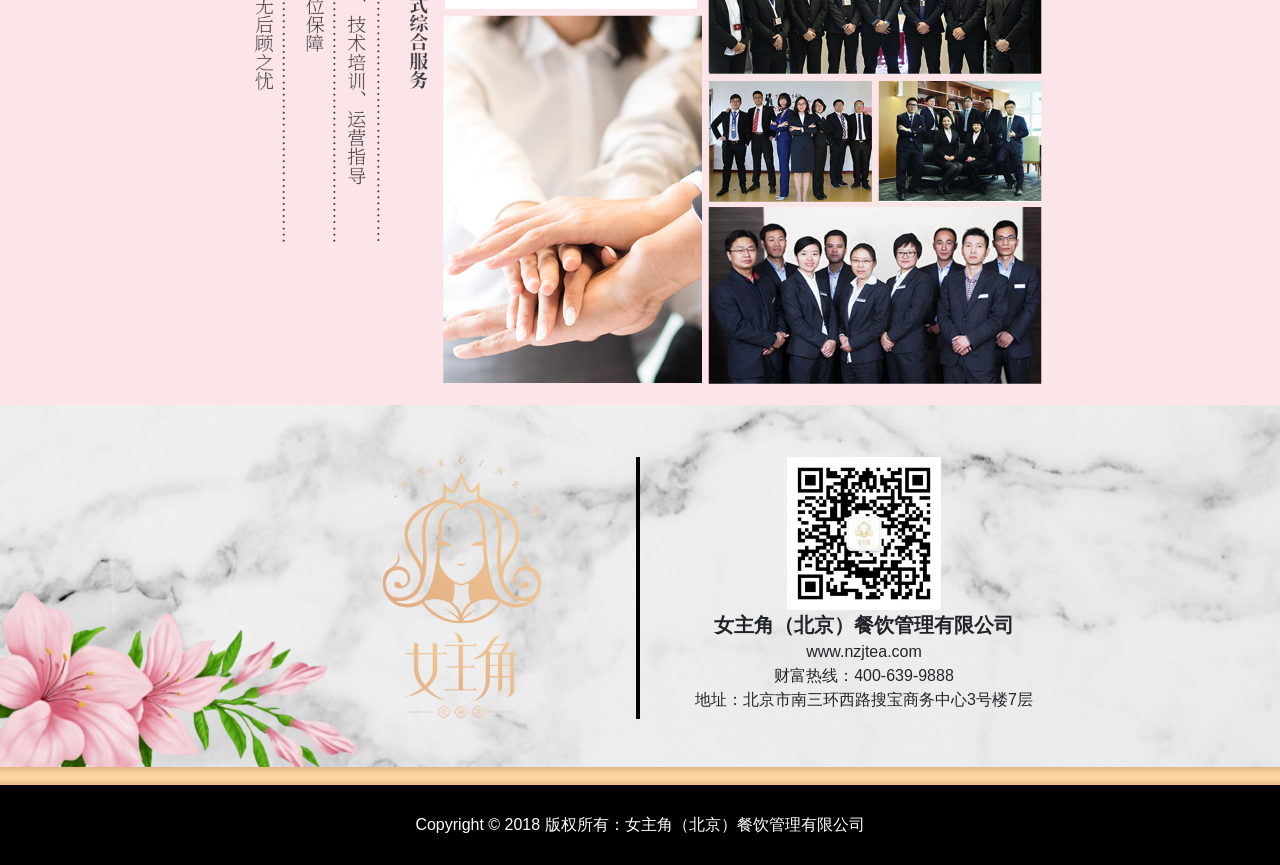
<file: introduce.html>
<!DOCTYPE html>
<html>

<head>
    <meta charset="UTF-8">
    <title>女主角官网</title>
    <link rel="stylesheet" href="css/Glyphicons.css"/>
    <link rel="stylesheet" href="css/bootstrap.min.css"/>
    <link rel="stylesheet" href="css/animate.css"/>
    <link rel="stylesheet" href="css/swiper.min.css"/>
    <link rel="stylesheet" href="css/nzj.css"/>
    <style>
        * {
            -webkit-touch-callout: none;
        }
    </style>
</head>

<body ondragstart="return false">
<header>
    <div class="container">
        <nav class="clearfix">
            <span class="logo"><a href="index.html"><img src="images/sanjia-02.jpg" alt=""/></a></span>
            <span><a href="index.html">首页</a></span>
            <span><a class="active" href="introduce.html">项目介绍</a></span>
            <span><a href="exhibition.html">美味展示</a></span>
            <span><a href="vision.html">视觉形象</a></span>
            <span><a href="profit.html">投资盈利</a></span>
            <span><a href="headquarters.html">总部介绍</a></span>
            <span><a href="contact.html">联系我们</a></span>
        </nav>
    </div>
</header>
<div class="banner">
    <!-- Swiper -->
    <div class="swiper-container">
        <div class="swiper-wrapper">
            <div class="swiper-slide"><img src="images/banner1.jpg" alt=""/></div>
            <div class="swiper-slide"><img src="images/banner2.jpg" alt=""/></div>
            <div class="swiper-slide"><img src="images/banner3.jpg" alt=""/></div>
            <div class="swiper-slide"><img src="images/banner4.jpg" alt=""/></div>
        </div>
        <!-- Add Scrollbar -->
        <div class="swiper-pagination"></div>
        <!-- Add Arrows -->
        <div class="swiper-button-next"><i class="glyphicon glyphicon-menu-right"></i></div>
        <div class="swiper-button-prev"><i class="glyphicon glyphicon-menu-left"></i></div>
    </div>
    <!-- Initialize Swiper -->

</div>
<div class="Division bg-Division"></div>
<div class="img-100">
    <img src="images/jieshao/1.jpg" alt=""/>
    <img src="images/jieshao/2.jpg" alt=""/>
    <img src="images/jieshao/3.jpg" alt=""/>
    <img src="images/jieshao/4.jpg" alt=""/>
    <img src="images/jieshao/5.jpg" alt=""/>
    <img src="images/jieshao/6.jpg" alt=""/>
    <img src="images/jieshao/7.jpg" alt=""/>
    <img src="images/jieshao/8.jpg" alt=""/>
    <img src="images/jieshao/9.jpg" alt=""/>
    <img src="images/jieshao/10.jpg" alt=""/>
    <img src="images/jieshao/11.jpg" alt=""/>
    <img src="images/jieshao/12.jpg" alt=""/>
    <img src="images/jieshao/13.jpg" alt=""/>
    <img src="images/jieshao/14.jpg" alt=""/>
    <img src="images/jieshao/15.jpg" alt=""/>
    <img src="images/jieshao/16.jpg" alt=""/>
    <img src="images/jieshao/17.jpg" alt=""/>
    <img src="images/jieshao/18.jpg" alt=""/>
    <img src="images/jieshao/19.jpg" alt=""/>
    <img src="images/jieshao/20.jpg" alt=""/>
    <img src="images/jieshao/21.jpg" alt=""/>
    <img src="images/jieshao/22.jpg" alt=""/>
    <img src="images/jieshao/23.jpg" alt=""/>
</div>

<footer class="clearfix">
    <img class="bgfoot" src="images/shijue/17.jpg" alt=""/>

    <div class="footer-p">
        <div class="footer-box clearfix">
            <div class="float-left">
                <img class="footer-logo" src="images/footer-logo.png" alt=""/>
            </div>
            <div class="float-right">
                <div class="weixin-box">
                    <img class="weixin" src="images/weixin.jpg" alt=""/>

                    <p class="footer-title"><b>女主角（北京）餐饮管理有限公司</b></p>

                    <p>www.nzjtea.com</p>

                    <p>财富热线：400-639-9888</p>

                    <p>地址：北京市南三环西路搜宝商务中心3号楼7层</p>
                </div>

            </div>
        </div>
    </div>
</footer>
<div class="Division bg-Division"></div>
<div class="foot">
    Copyright © 2018 版权所有：女主角（北京）餐饮管理有限公司
</div>
</body>
<script src="js/jquery.min.js"></script>
<script src="js/swiper.js"></script>
<script src="js/nzj.js"></script>

</html>
</file>
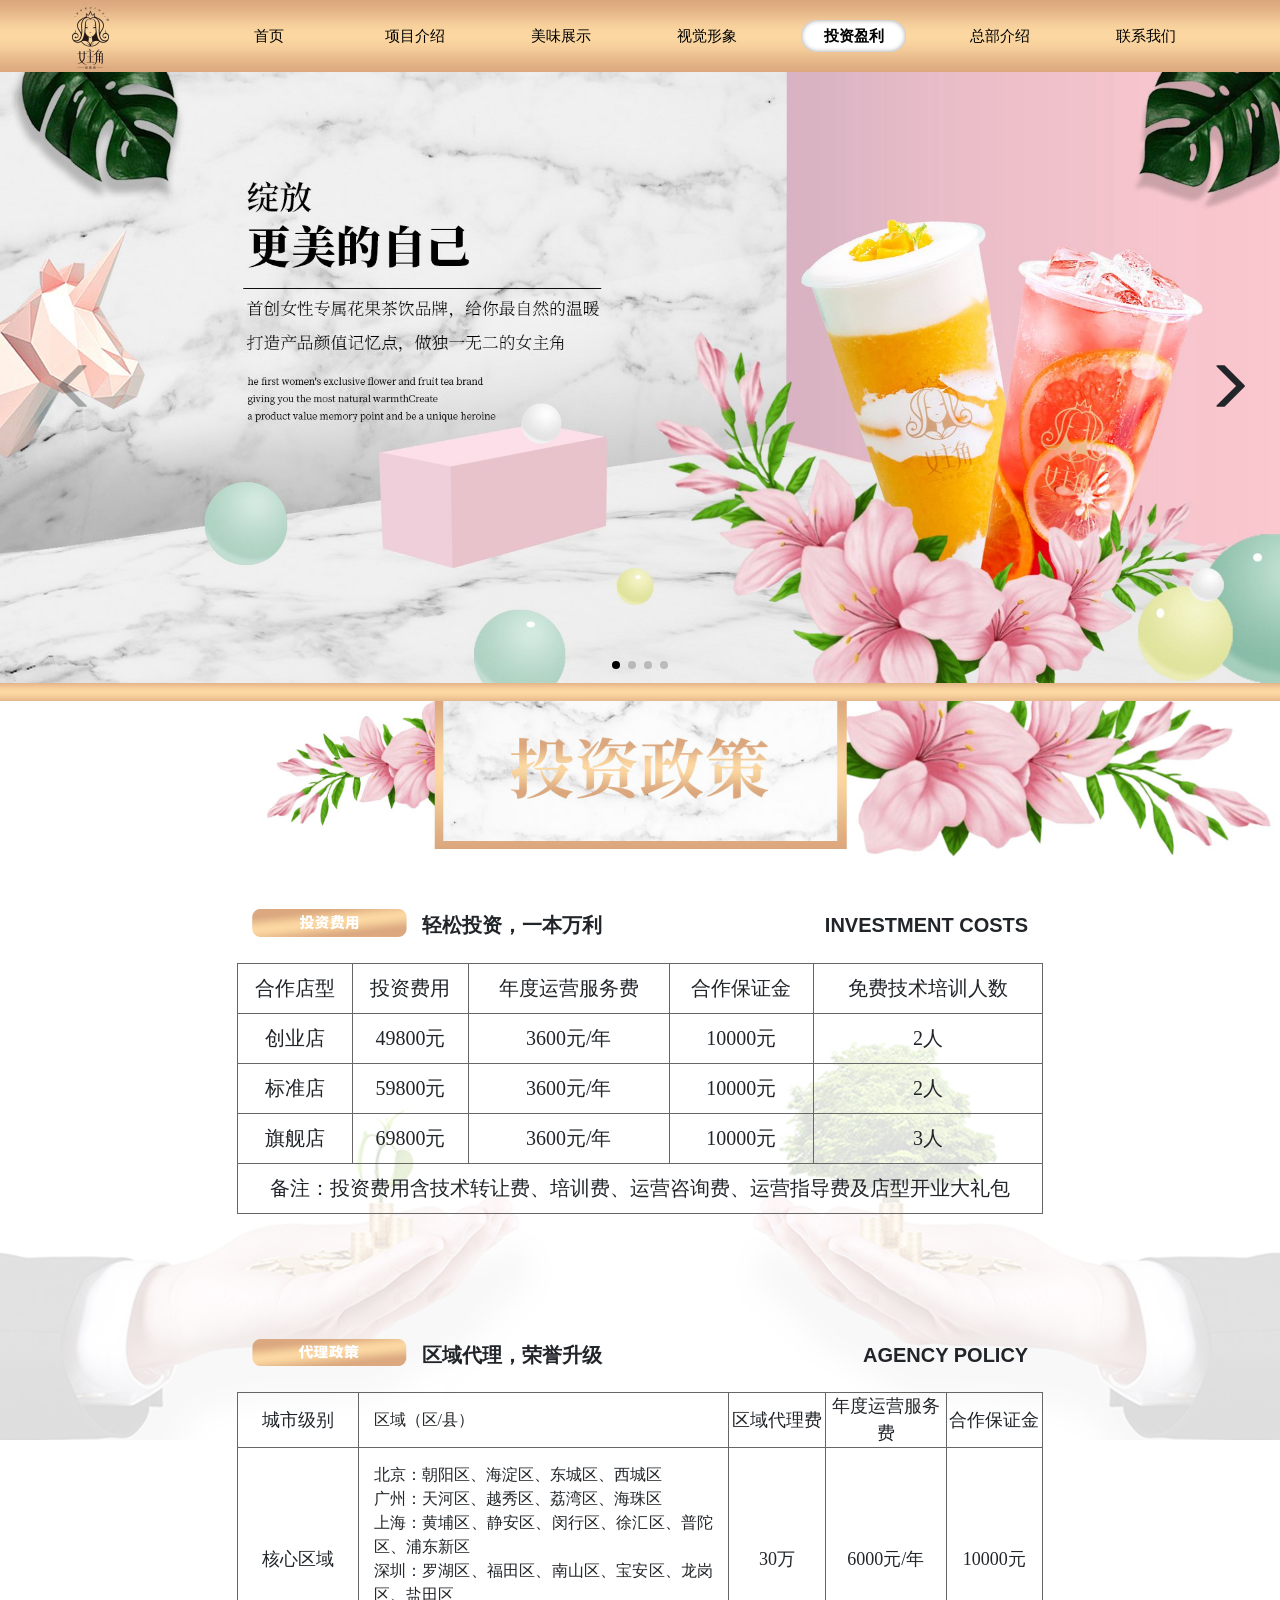
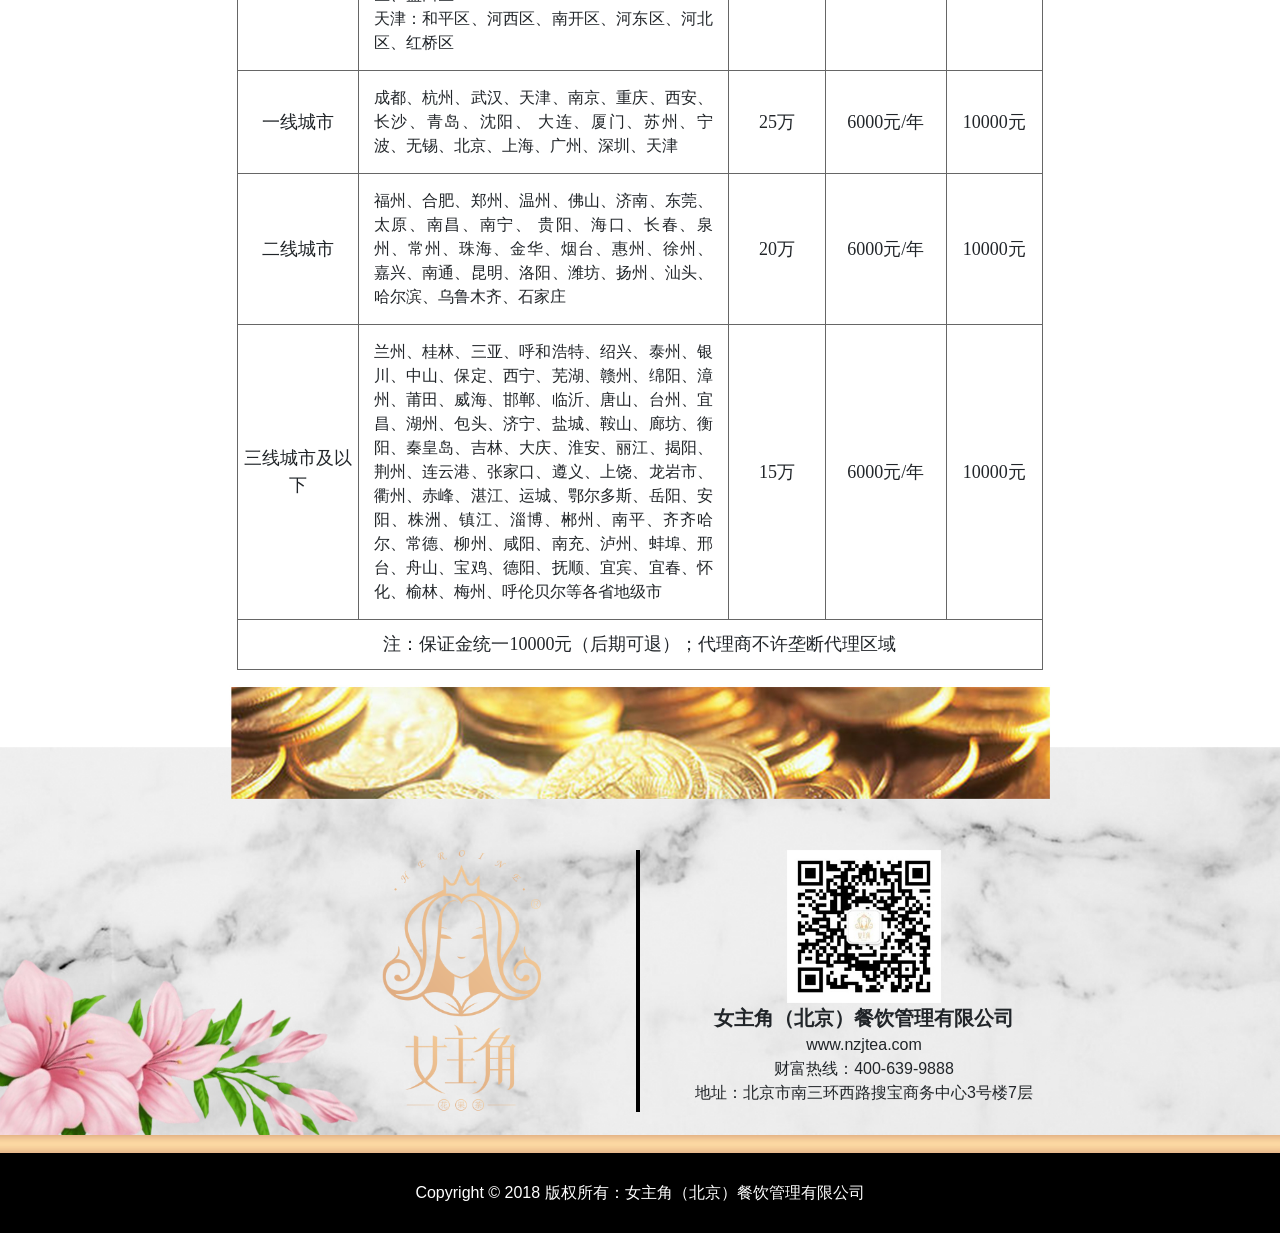
<file: profit.html>
<!DOCTYPE html>
<html>

<head>
    <meta charset="UTF-8">
    <title>女主角官网</title>
    <link rel="stylesheet" href="css/Glyphicons.css"/>
    <link rel="stylesheet" href="css/bootstrap.min.css"/>
    <link rel="stylesheet" href="css/animate.css"/>
    <link rel="stylesheet" href="css/swiper.min.css"/>
    <link rel="stylesheet" href="css/nzj.css"/>
    <style>
        * {
            -webkit-touch-callout: none;
        }
    </style>
</head>

<body ondragstart="return false">
<header>
    <div class="container">
        <nav class="clearfix">
            <span class="logo"><a href="index.html"><img src="images/sanjia-02.jpg" alt=""/></a></span>
            <span><a href="index.html">首页</a></span>
            <span><a href="introduce.html">项目介绍</a></span>
            <span><a href="exhibition.html">美味展示</a></span>
            <span><a href="vision.html">视觉形象</a></span>
            <span><a class="active" href="profit.html">投资盈利</a></span>
            <span><a href="headquarters.html">总部介绍</a></span>
            <span><a href="contact.html">联系我们</a></span>
        </nav>
    </div>
</header>
<div class="banner">
    <!-- Swiper -->
    <div class="swiper-container">
        <div class="swiper-wrapper">
            <div class="swiper-slide"><img src="images/banner1.jpg" alt=""/></div>
            <div class="swiper-slide"><img src="images/banner2.jpg" alt=""/></div>
            <div class="swiper-slide"><img src="images/banner3.jpg" alt=""/></div>
            <div class="swiper-slide"><img src="images/banner4.jpg" alt=""/></div>
        </div>
        <!-- Add Scrollbar -->
        <div class="swiper-pagination"></div>
        <!-- Add Arrows -->
        <div class="swiper-button-next"><i class="glyphicon glyphicon-menu-right"></i></div>
        <div class="swiper-button-prev"><i class="glyphicon glyphicon-menu-left"></i></div>
    </div>
    <!-- Initialize Swiper -->

</div>
<div class="Division bg-Division"></div>
<div class="img-100">
    <img src="images/touzi/1.jpg" alt=""/>

    <div class="bg-table">
        <div class="container-table pd0">
            <div class="container-fluid">
                <div class="table-title clearfix">
                    <img class="float-left" src="images/touzi/title1.png" alt=""/>

                    <div class="float-left ml-4"><b>轻松投资，一本万利</b></div>
                    <div class="float-right"><b>INVESTMENT COSTS</b></div>
                </div>
            </div>
            <table class="vision-table">
                <tbody>
                <tr>
                    <td>合作店型</td>
                    <td>投资费用</td>
                    <td>年度运营服务费</td>
                    <td>合作保证金</td>
                    <td>免费技术培训人数</td>
                </tr>
                <tr>
                    <td>创业店</td>
                    <td>49800元</td>
                    <td>3600元/年</td>
                    <td>10000元</td>
                    <td>2人</td>
                </tr>
                <tr>
                    <td>标准店</td>
                    <td>59800元</td>
                    <td>3600元/年</td>
                    <td>10000元</td>
                    <td>2人</td>
                </tr>
                <tr>
                    <td>旗舰店</td>
                    <td>69800元</td>
                    <td>3600元/年</td>
                    <td>10000元</td>
                    <td>3人</td>
                </tr>
                <tr>
                    <td colspan="5">备注：投资费用含技术转让费、培训费、运营咨询费、运营指导费及店型开业大礼包</td>
                </tr>
                </tbody>
            </table>
            <br/>
            <br/>
            <br/>
            <br/>
            <br/>
            <div class="container-fluid">
                <div class="table-title clearfix">
                    <img class="float-left" src="images/touzi/title2.png" alt=""/>

                    <div class="float-left ml-4"><b>区域代理，荣誉升级</b></div>
                    <div class="float-right"><b>AGENCY POLICY</b></div>
                </div>
            </div>
            <table class="vision-tables">
                <tbody>
                <tr>
                    <td width="15%">城市级别</td>
                    <td class="quyu">区域（区/县）</td>
                    <td width="12%">区域代理费</td>
                    <td width="15%">年度运营服务费</td>
                    <td width="12%">合作保证金</td>
                </tr>
                <tr>
                    <td>核心区域</td>
                    <td class="quyu">北京：朝阳区、海淀区、东城区、西城区 <br/>
                        广州：天河区、越秀区、荔湾区、海珠区<br/>
                        上海：黄埔区、静安区、闵行区、徐汇区、普陀区、浦东新区<br/>
                        深圳：罗湖区、福田区、南山区、宝安区、龙岗区、盐田区<br/>
                        天津：和平区、河西区、南开区、河东区、河北区、红桥区
                    </td>
                    <td>30万</td>
                    <td>6000元/年</td>
                    <td>10000元</td>
                </tr>
                <tr>
                    <td>一线城市</td>
                    <td class="quyu">成都、杭州、武汉、天津、南京、重庆、西安、长沙、青岛、沈阳、
                        大连、厦门、苏州、宁波、无锡、北京、上海、广州、深圳、天津
                    </td>
                    <td>25万</td>
                    <td>6000元/年</td>
                    <td>10000元</td>
                </tr>
                <tr>
                    <td>二线城市</td>
                    <td class="quyu">福州、合肥、郑州、温州、佛山、济南、东莞、太原、南昌、南宁、
                        贵阳、海口、长春、泉州、常州、珠海、金华、烟台、惠州、徐州、
                        嘉兴、南通、昆明、洛阳、潍坊、扬州、汕头、哈尔滨、乌鲁木齐、石家庄
                    </td>
                    <td>20万</td>
                    <td>6000元/年</td>
                    <td>10000元</td>
                </tr>
                <tr>
                    <td>三线城市及以下</td>
                    <td class="quyu">
                        兰州、桂林、三亚、呼和浩特、绍兴、泰州、银川、中山、保定、西宁、芜湖、赣州、绵阳、漳州、莆田、威海、邯郸、临沂、唐山、台州、宜昌、湖州、包头、济宁、盐城、鞍山、廊坊、衡阳、秦皇岛、吉林、大庆、淮安、丽江、揭阳、荆州、连云港、张家口、遵义、上饶、龙岩市、衢州、赤峰、湛江、运城、鄂尔多斯、岳阳、安阳、株洲、镇江、淄博、郴州、南平、齐齐哈尔、常德、柳州、咸阳、南充、泸州、蚌埠、邢台、舟山、宝鸡、德阳、抚顺、宜宾、宜春、怀化、榆林、梅州、呼伦贝尔等各省地级市
                    </td>
                    <td>15万</td>
                    <td>6000元/年</td>
                    <td>10000元</td>
                </tr>
                <tr>
                    <td colspan="5">注：保证金统一10000元（后期可退）；代理商不许垄断代理区域</td>
                </tr>
                </tbody>
            </table>
        </div>
    </div>
    <br/>
    <img src="images/touzi/5.jpg" alt=""/>
    <img src="images/touzi/6.jpg" alt=""/>
</div>

<footer class="clearfix">
    <img class="bgfoot" src="images/touzi/7.jpg" alt=""/>

    <div class="footer-p">
        <div class="footer-box clearfix">
            <div class="float-left">
                <img class="footer-logo" src="images/footer-logo.png" alt=""/>
            </div>
            <div class="float-right">
                <div class="weixin-box">
                    <img class="weixin" src="images/weixin.jpg" alt=""/>

                    <p class="footer-title"><b>女主角（北京）餐饮管理有限公司</b></p>

                    <p>www.nzjtea.com</p>

                    <p>财富热线：400-639-9888</p>

                    <p>地址：北京市南三环西路搜宝商务中心3号楼7层</p>
                </div>

            </div>
        </div>
    </div>
</footer>
<div class="Division bg-Division"></div>
<div class="foot">
    Copyright © 2018 版权所有：女主角（北京）餐饮管理有限公司
</div>
</body>
<script src="js/jquery.min.js"></script>
<script src="js/swiper.js"></script>
<script src="js/nzj.js"></script>

</html>
</file>
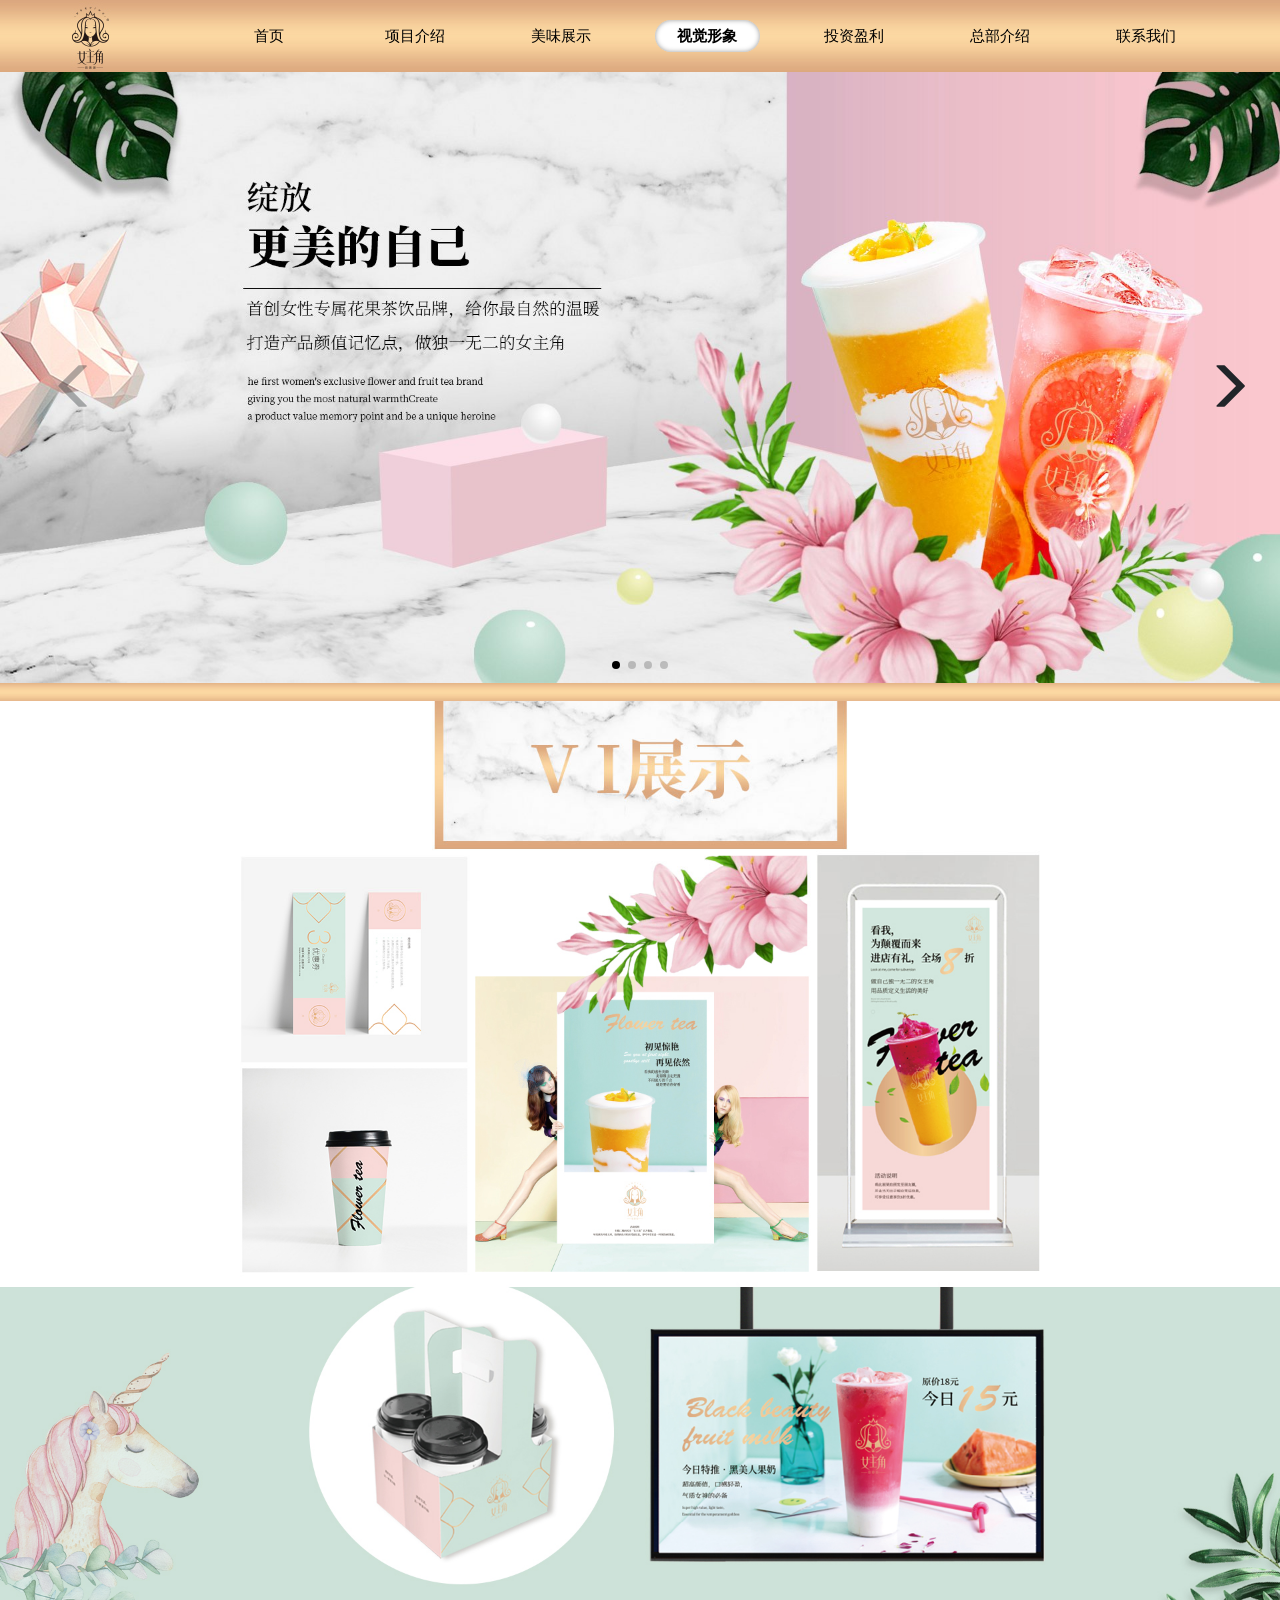
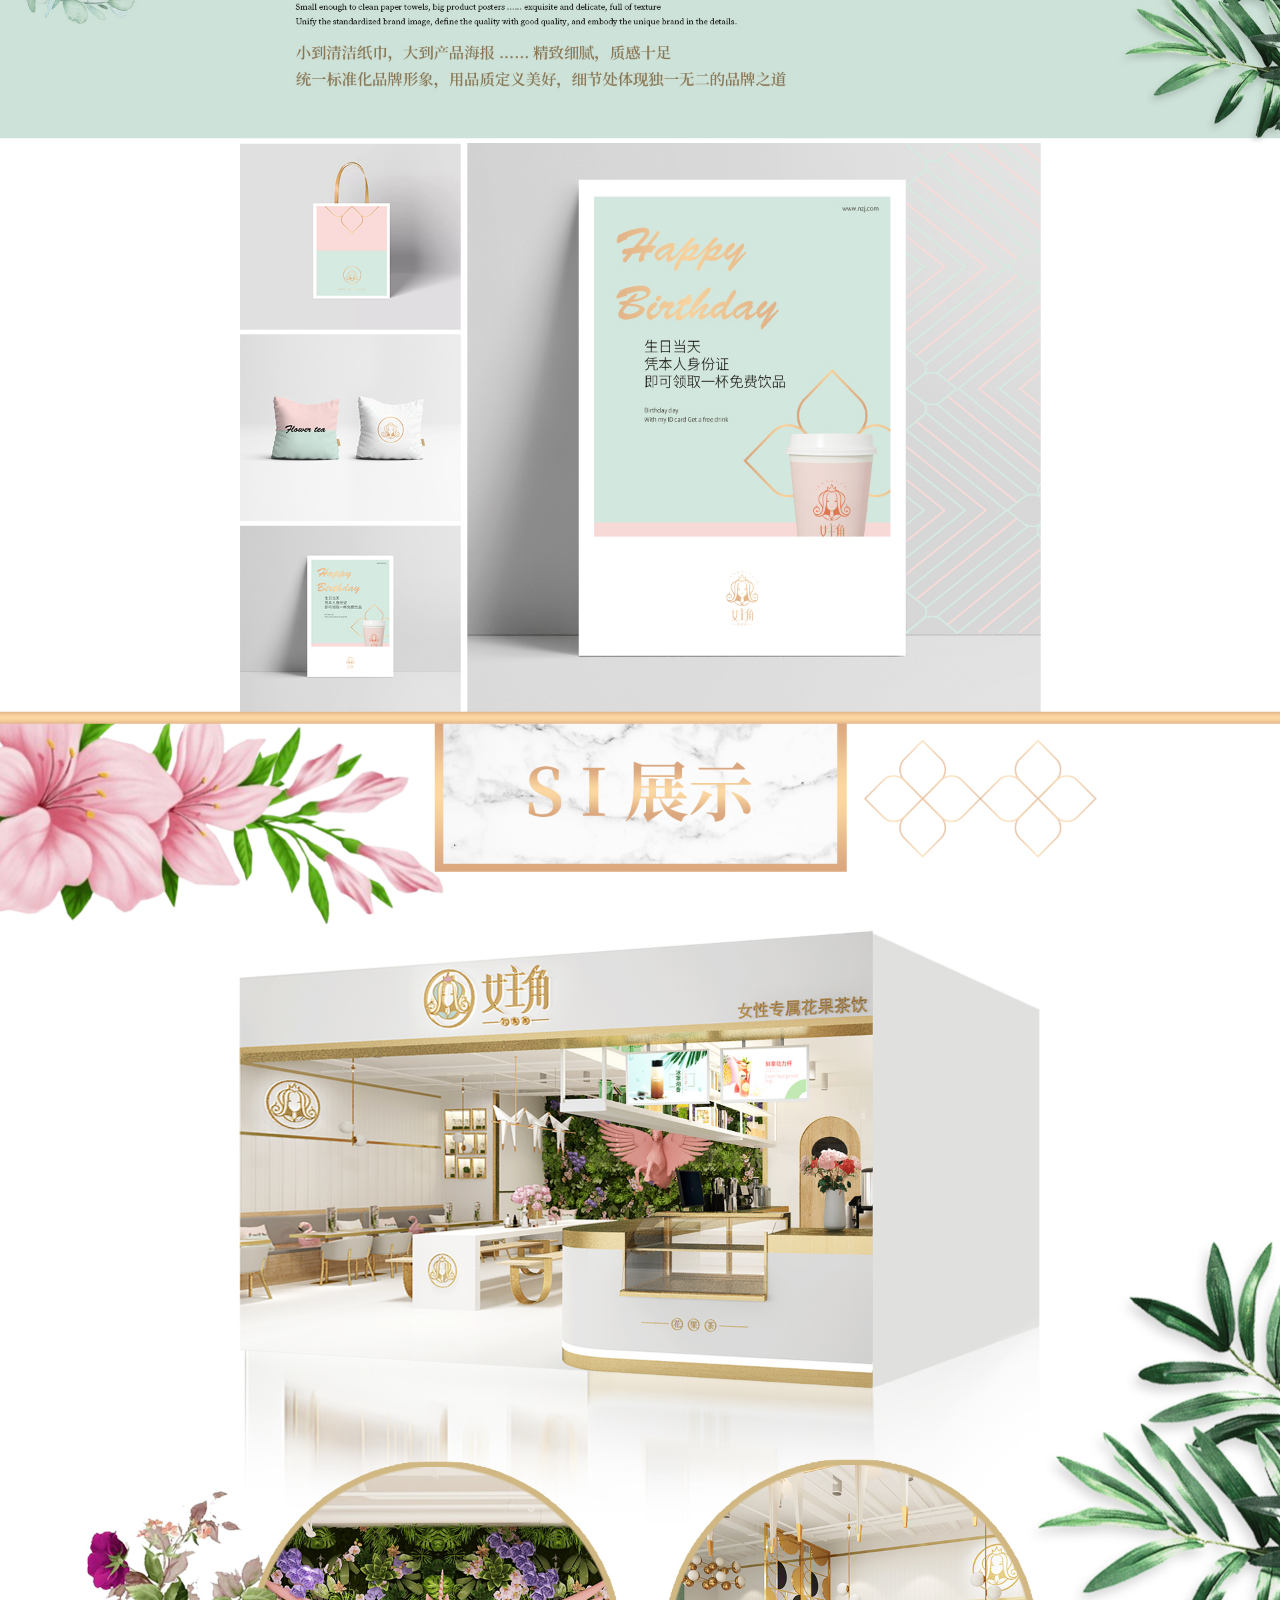
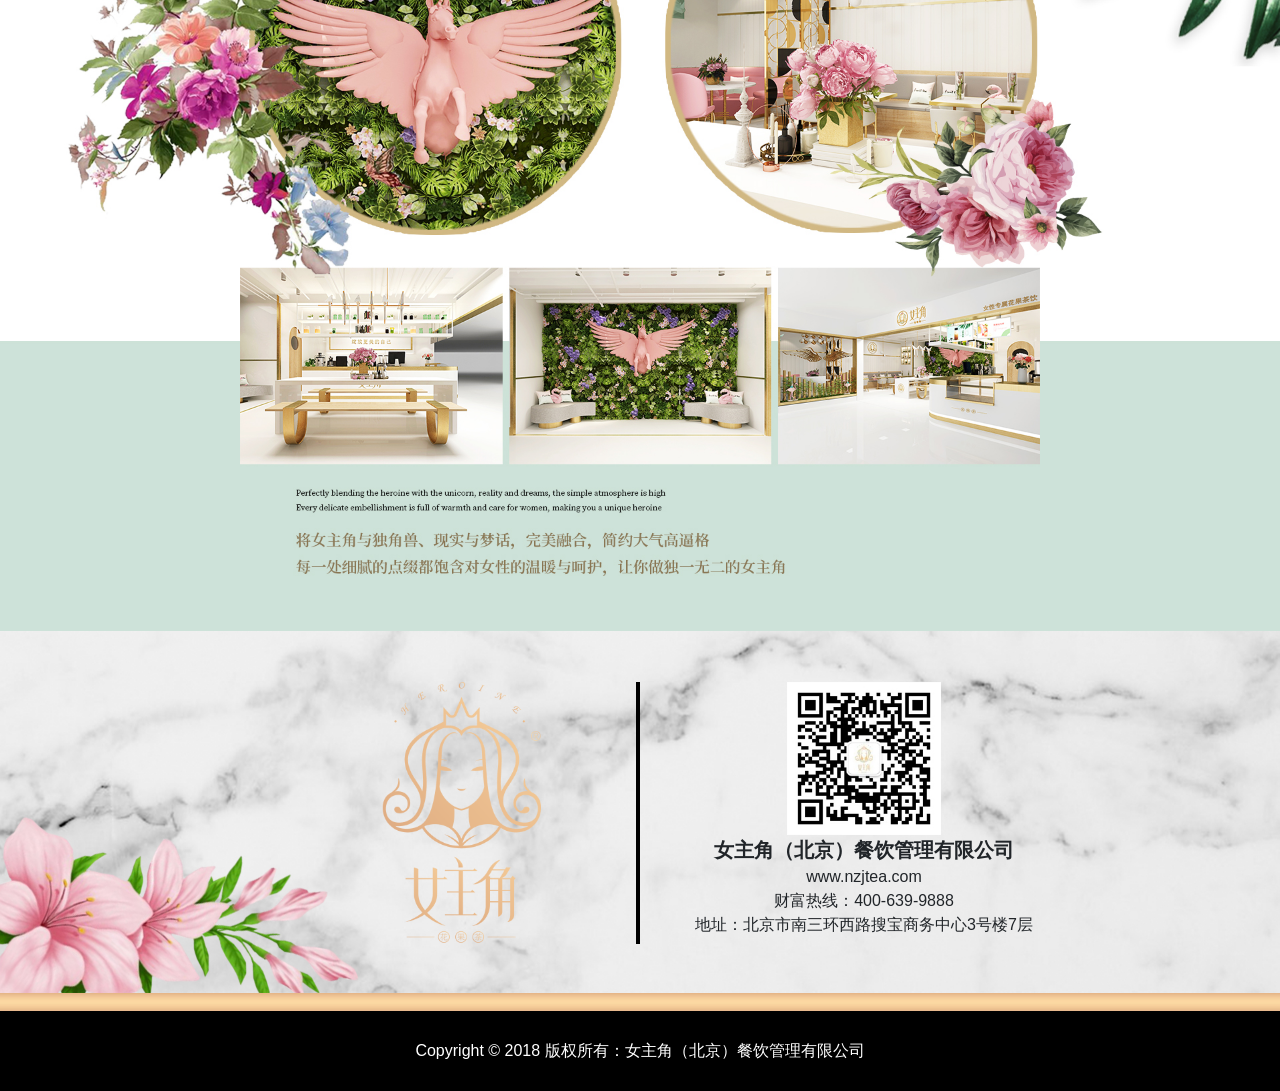
<file: vision.html>
<!DOCTYPE html>
<html>

<head>
    <meta charset="UTF-8">
    <title>女主角官网</title>
    <link rel="stylesheet" href="css/Glyphicons.css"/>
    <link rel="stylesheet" href="css/bootstrap.min.css"/>
    <link rel="stylesheet" href="css/animate.css"/>
    <link rel="stylesheet" href="css/swiper.min.css"/>
    <link rel="stylesheet" href="css/nzj.css"/>
    <style>
        * {
            -webkit-touch-callout: none;
        }
    </style>
</head>

<body ondragstart="return false">
<header>
    <div class="container">
        <nav class="clearfix">
            <span class="logo"><a href="index.html"><img src="images/sanjia-02.jpg" alt=""/></a></span>
            <span><a href="index.html">首页</a></span>
            <span><a href="introduce.html">项目介绍</a></span>
            <span><a href="exhibition.html">美味展示</a></span>
            <span><a class="active" href="vision.html">视觉形象</a></span>
            <span><a href="profit.html">投资盈利</a></span>
            <span><a href="headquarters.html">总部介绍</a></span>
            <span><a href="contact.html">联系我们</a></span>
        </nav>
    </div>
</header>
<div class="banner">
    <!-- Swiper -->
    <div class="swiper-container">
        <div class="swiper-wrapper">
            <div class="swiper-slide"><img src="images/banner1.jpg" alt=""/></div>
            <div class="swiper-slide"><img src="images/banner2.jpg" alt=""/></div>
            <div class="swiper-slide"><img src="images/banner3.jpg" alt=""/></div>
            <div class="swiper-slide"><img src="images/banner4.jpg" alt=""/></div>
        </div>
        <!-- Add Scrollbar -->
        <div class="swiper-pagination"></div>
        <!-- Add Arrows -->
        <div class="swiper-button-next"><i class="glyphicon glyphicon-menu-right"></i></div>
        <div class="swiper-button-prev"><i class="glyphicon glyphicon-menu-left"></i></div>
    </div>
    <!-- Initialize Swiper -->

</div>
<div class="Division bg-Division"></div>
<div class="img-100">
    <img src="images/shijue/1.jpg" alt=""/>
    <img src="images/shijue/2.jpg" alt=""/>
    <img src="images/shijue/3.jpg" alt=""/>
    <img src="images/shijue/4.jpg" alt=""/>
    <img src="images/shijue/5.jpg" alt=""/>
    <img src="images/shijue/6.jpg" alt=""/>
    <img src="images/shijue/7.jpg" alt=""/>
    <img src="images/shijue/8.jpg" alt=""/>
    <img src="images/shijue/9.jpg" alt=""/>
    <img src="images/shijue/10.jpg" alt=""/>
    <img src="images/shijue/11.jpg" alt=""/>
    <img src="images/shijue/12.jpg" alt=""/>
    <img src="images/shijue/13.jpg" alt=""/>
    <img src="images/shijue/14.jpg" alt=""/>
    <img src="images/shijue/15.jpg" alt=""/>
    <img src="images/shijue/16.jpg" alt=""/>
</div>

<footer class="clearfix">
    <img class="bgfoot" src="images/shijue/17.jpg" alt=""/>
    <div class="footer-p">
        <div class="footer-box clearfix">
            <div class="float-left">
                <img class="footer-logo" src="images/footer-logo.png" alt=""/>
            </div>
            <div class="float-right">
                <div class="weixin-box">
                    <img class="weixin" src="images/weixin.jpg" alt=""/>

                    <p class="footer-title"><b>女主角（北京）餐饮管理有限公司</b></p>

                    <p>www.nzjtea.com</p>

                    <p>财富热线：400-639-9888</p>

                    <p>地址：北京市南三环西路搜宝商务中心3号楼7层</p>
                </div>

            </div>
        </div>
    </div>
</footer>
<div class="Division bg-Division"></div>
<div class="foot">
    Copyright © 2018 版权所有：女主角（北京）餐饮管理有限公司
</div>
</body>
<script src="js/jquery.min.js"></script>
<script src="js/swiper.js"></script>
<script src="js/nzj.js"></script>

</html>
</file>
<file: css/nzj.css>
body {
  min-width: 1200px;
}
.container {
  min-width: 1200px;
}
header {
  width: 100%;
  height: 72px;
  background-image: url(../images/bg-top.jpg);
  background-repeat-x: initial;
}
header span {
  width: 12.5%;
  display: block;
  float: left;
  padding: 20px 15px;
}
header span a {
  text-align: center;
  box-sizing: border-box;
  font-size: 15px;
  font-family: "微软雅黑";
  line-height: 32px;
  display: inline-block;
  width: 90%;
  border-radius: 18px;
  color: black;
  transition: background-color 0.3s;
}
header span a:hover {
  background-color: white;
  color: black;
  text-decoration: none;
  box-shadow: 0 0 5px #999 inset;
  transition: background-color 0.3s;
  font-weight: 600;
}
header span .active {
  background-color: white;
  color: black;
  text-decoration: none;
  box-shadow: 0 0 5px #999 inset;
  transition: background-color 0.3s;
  font-weight: 600;
}
header .logo {
  box-sizing: border-box;
  line-height: 0;
  padding: 0;
}
header .logo a {
  border-radius: 0;
  text-align: left;
}
header .logo a img {
  height: 72px;
}
header .logo a:hover {
  background-color: transparent;
  box-shadow: none;
}
.banner img {
  width: 100%;
}
.banner .swiper-button-next {
  right: 50px;
}
.banner .swiper-button-prev {
  left: 50px;
}
.Division {
  width: 100%;
  height: 18px;
}
.bg-Division {
  background-image: url(../images/hr-bg.jpg);
  background-repeat-x: inherit;
}
.container-img {
  width: 92.5%;
  margin-left: auto;
  margin-right: auto;
}
.container-img img {
  width: 100%;
}
footer {
  position: relative;
  width: 100%;
}
footer .bgfoot {
  position: relative;
  width: 100%;
  z-index: -999;
}
footer .footer-p {
  position: absolute;
  top: 0;
  width: 100%;
}
footer .footer-container {
  width: 92.5%;
  margin-left: auto;
  margin-right: auto;
}
footer .footer-container img {
  width: 100%;
}
footer .footer-box {
  width: 100%;
  min-width: 700px;
  margin: 4% auto 0 auto;
}
footer .footer-box .float-left {
  border-right: 4px solid #000000;
  width: 50%;
  text-align: right;
}
footer .footer-box .float-left img {
  margin-right: 15%;
}
footer .footer-box .float-right {
  width: 50%;
}
footer .footer-box .float-right .weixin-box {
  width: 60%;
  text-align: center;
}
footer .footer-box .float-right .weixin-box .weixin {
  width: 40%;
}
footer .footer-box .float-right .weixin-box p {
  font-size: 1.6rem;
  margin: 0.3rem 0;
  padding: 0;
  text-align: center;
}
footer .footer-box .float-right .weixin-box .footer-title {
  font-size: 2rem;
  margin: 1.5rem 0 0 0;
}
footer .footer-box .footer-logo {
  width: 25%;
}
.foot {
  width: 100%;
  background-color: #000;
  height: 80px;
  text-align: center;
  color: white;
  line-height: 80px;
  font-size: 16px;
}
@media (max-width: 1450px) {
  .footer-box .weixin-box {
    margin-left: 5%;
  }
  .footer-box .weixin-box p {
    margin: 0 !important;
  }
}
.img-100 img {
  width: 100%;
}
.swiper-pagination-bullet-active {
  background-color: black !important;
}
.swiper-button-next {
  background: none;
}
.swiper-button-prev {
  background: none;
}
.swiper-button-next,
.swiper-button-prev {
  font-size: 5rem;
}
.vision-table {
  width: 100%;
}
.vision-table th,
.vision-table td {
  border: 1px solid #666;
  font-size: 2rem;
  text-align: center;
  height: 5rem;
  font-family: 微软雅黑;
  font-weight: 300;
}
.vision-tables {
  width: 100%;
}
.vision-tables th,
.vision-tables td {
  border: 1px solid #666;
  font-size: 1.8rem;
  text-align: center;
  height: 5rem;
  font-family: 微软雅黑;
  font-weight: 300;
}
.vision-tables .quyu {
  padding: 1.5rem;
  font-size: 1.6rem;
  text-align: justify;
}
.pd0 {
  padding: 0;
}
.container-table {
  width: 63%;
  margin: 0 auto;
}
.bg-table {
  background-image: url(../images/touzi/tablebg.png);
  background-repeat: no-repeat;
  background-size: 100% auto;
}
.table-title {
  margin: 5rem 0 2rem 0;
}
.table-title img {
  width: 20%;
}
.table-title .float-left,
.table-title .float-right {
  font-size: 20px;
  line-height: 3.35rem;
}
.zongbu-text {
  position: relative;
}
.zongbu-text img {
  position: relative;
  top: 0;
  left: 0;
}
.zongbu-text .zongbu-p {
  width: 100%;
  position: absolute;
  top: 0;
  left: 0;
  z-index: 999;
}
.zongbu-text .zongbu-p .container-zongbu {
  width: 62.447917%;
  margin: 0 auto;
  padding: 3% 0;
}
.zongbu-text .zongbu-p .container-zongbu p {
  font-size: 2rem;
  line-height: 3.35rem;
  text-align: justify;
  text-indent: 2em;
  font-family: "Helvetica Neue", Helvetica, Arial, sans-serif;
}
@media (max-width: 1500px) {
  .zongbu-text .zongbu-p .container-zongbu {
    padding: 2% 0;
  }
  .zongbu-text .zongbu-p .container-zongbu p {
    font-size: 2rem;
    line-height: 2.75rem;
  }
}
.container-lianxi {
  padding: 3rem 0 0 0;
  width: 62.447917%;
  margin: 0 auto;
}
.container-lianxi .kefubox {
  height: 520px;
  position: relative;
}
.container-lianxi .kefubox .map {
  position: absolute;
  top: 0;
  left: 0;
  z-index: 999;
  border: 20px solid #d5eae1;
  width: 70%;
}
.container-lianxi .kefubox .kefu {
  width: 50%;
  position: absolute;
  right: -4rem;
  bottom: -2rem;
  z-index: 9999;
  text-align: right;
}
.container-lianxi .kefubox .kefu img {
  width: 85%;
}
.lianxi-bg {
  background-color: #d5eae1;
}
.form {
  padding: 10rem 0 5rem 0;
}
.form .xinxi {
  width: 40%;
  float: left;
}
.form .xinxi .form-group {
  margin-bottom: 3rem;
}
.form .xinxi .form-group label,
.form .xinxi .form-group input,
.form .xinxi .form-group template {
  display: inline-block;
  float: left;
}
.form .xinxi .form-group label {
  width: 20%;
  font-size: 2rem;
  line-height: 3.9rem;
  font-weight: 600;
  text-align: center;
}
.form .xinxi .form-group .form-control {
  height: 4rem;
  width: 80%;
  font-size: 1.6rem;
  line-height: 4rem;
}
.form .xinxi .form-group textarea {
  padding: 1rem 1.5rem !important;
  text-indent: 0 !important;
  line-height: 2rem !important;
  resize: none;
  height: 20rem !important;
  overflow: hidden;
}
.form .xinxi .form-group .btnbox {
  margin-top: 2rem;
  width: 80%;
  float: right;
}
.form .xinxi .form-group .btnbox button {
  margin: 0 5%;
  background-color: #fdcb01;
  width: 26%;
  height: 3rem;
  display: inline-block;
  text-align: center;
  white-space: nowrap;
  vertical-align: middle;
  -webkit-user-select: none;
  -moz-user-select: none;
  -ms-user-select: none;
  user-select: none;
  border: 1px solid transparent;
  padding: 0.375rem 0.75rem;
  font-size: 1.8rem;
  line-height: 1.5;
  transition: color 0.15s ease-in-out, background-color 0.15s ease-in-out, border-color 0.15s ease-in-out, box-shadow 0.15s ease-in-out;
  box-shadow: 0 0 0.3px #999;
  font-weight: 600;
}
.form .xinxi .form-group .btnbox button:nth-child(1) {
  margin-left: 16%;
}
.form .xinxi .form-group .btnbox button:focus,
.form .xinxi .form-group .btnbox button:hover {
  background-color: #f3cf3c;
}
.form .wechat {
  width: 20%;
  float: left;
  text-align: center;
}
.form .wechat img {
  width: 75%;
  margin: 0 auto;
}
.BMapLabel {
  border: none !important;
  padding: 5px !important;
  margin-top: -7px;
  font-size: 14px !important;
}
</file>
<file: css/Glyphicons.css>
/*!
 * Bootstrap v3.3.7 (http://getbootstrap.com)
 * Copyright 2011-2018 Twitter, Inc.
 * Licensed under MIT (https://github.com/twbs/bootstrap/blob/master/LICENSE)
 */

/*!
 * Generated using the Bootstrap Customizer (https://v3.bootcss.com/customize/?id=99fe9f708479a2e0fde5df5acf3ad91e)
 * Config saved to config.json and https://gist.github.com/99fe9f708479a2e0fde5df5acf3ad91e
 *//*!
 * Bootstrap v3.3.7 (http://getbootstrap.com)
 * Copyright 2011-2016 Twitter, Inc.
 * Licensed under MIT (https://github.com/twbs/bootstrap/blob/master/LICENSE)
 *//*! normalize.css v3.0.3 | MIT License | github.com/necolas/normalize.css */
html {
    font-family: sans-serif;
    -ms-text-size-adjust: 100%;
    -webkit-text-size-adjust: 100%
}

body {
    margin: 0
}

article, aside, details, figcaption, figure, footer, header, hgroup, main, menu, nav, section, summary {
    display: block
}

audio, canvas, progress, video {
    display: inline-block;
    vertical-align: baseline
}

audio:not([controls]) {
    display: none;
    height: 0
}

[hidden], template {
    display: none
}

a {
    background-color: transparent
}

a:active, a:hover {
    outline: 0
}

abbr[title] {
    border-bottom: 1px dotted
}

b, strong {
    font-weight: bold
}

dfn {
    font-style: italic
}

h1 {
    font-size: 2em;
    margin: 0.67em 0
}

mark {
    background: #ff0;
    color: #000
}

small {
    font-size: 80%
}

sub, sup {
    font-size: 75%;
    line-height: 0;
    position: relative;
    vertical-align: baseline
}

sup {
    top: -0.5em
}

sub {
    bottom: -0.25em
}

img {
    border: 0
}

svg:not(:root) {
    overflow: hidden
}

figure {
    margin: 1em 40px
}

hr {
    -webkit-box-sizing: content-box;
    -moz-box-sizing: content-box;
    box-sizing: content-box;
    height: 0
}

pre {
    overflow: auto
}

code, kbd, pre, samp {
    font-family: monospace, monospace;
    font-size: 1em
}

button, input, optgroup, select, textarea {
    color: inherit;
    font: inherit;
    margin: 0
}

button {
    overflow: visible
}

button, select {
    text-transform: none
}

button, html input[type="button"], input[type="reset"], input[type="submit"] {
    -webkit-appearance: button;
    cursor: pointer
}

button[disabled], html input[disabled] {
    cursor: default
}

button::-moz-focus-inner, input::-moz-focus-inner {
    border: 0;
    padding: 0
}

input {
    line-height: normal
}

input[type="checkbox"], input[type="radio"] {
    -webkit-box-sizing: border-box;
    -moz-box-sizing: border-box;
    box-sizing: border-box;
    padding: 0
}

input[type="number"]::-webkit-inner-spin-button, input[type="number"]::-webkit-outer-spin-button {
    height: auto
}

input[type="search"] {
    -webkit-appearance: textfield;
    -webkit-box-sizing: content-box;
    -moz-box-sizing: content-box;
    box-sizing: content-box
}

input[type="search"]::-webkit-search-cancel-button, input[type="search"]::-webkit-search-decoration {
    -webkit-appearance: none
}

fieldset {
    border: 1px solid #c0c0c0;
    margin: 0 2px;
    padding: 0.35em 0.625em 0.75em
}

legend {
    border: 0;
    padding: 0
}

textarea {
    overflow: auto
}

optgroup {
    font-weight: bold
}

table {
    border-collapse: collapse;
    border-spacing: 0
}

td, th {
    padding: 0
}

@font-face {
    font-family: 'Glyphicons Halflings';
    src: url('../fonts/glyphicons-halflings-regular.eot');
    src: url('../fonts/glyphicons-halflings-regular.eot?#iefix') format('embedded-opentype'), url('../fonts/glyphicons-halflings-regular.woff2') format('woff2'), url('../fonts/glyphicons-halflings-regular.woff') format('woff'), url('../fonts/glyphicons-halflings-regular.ttf') format('truetype'), url('../fonts/glyphicons-halflings-regular.svg#glyphicons_halflingsregular') format('svg')
}

.glyphicon {
    position: relative;
    top: 1px;
    display: inline-block;
    font-family: 'Glyphicons Halflings';
    font-style: normal;
    font-weight: normal;
    line-height: 1;
    -webkit-font-smoothing: antialiased;
    -moz-osx-font-smoothing: grayscale
}

.glyphicon-asterisk:before {
    content: "\002a"
}

.glyphicon-plus:before {
    content: "\002b"
}

.glyphicon-euro:before, .glyphicon-eur:before {
    content: "\20ac"
}

.glyphicon-minus:before {
    content: "\2212"
}

.glyphicon-cloud:before {
    content: "\2601"
}

.glyphicon-envelope:before {
    content: "\2709"
}

.glyphicon-pencil:before {
    content: "\270f"
}

.glyphicon-glass:before {
    content: "\e001"
}

.glyphicon-music:before {
    content: "\e002"
}

.glyphicon-search:before {
    content: "\e003"
}

.glyphicon-heart:before {
    content: "\e005"
}

.glyphicon-star:before {
    content: "\e006"
}

.glyphicon-star-empty:before {
    content: "\e007"
}

.glyphicon-user:before {
    content: "\e008"
}

.glyphicon-film:before {
    content: "\e009"
}

.glyphicon-th-large:before {
    content: "\e010"
}

.glyphicon-th:before {
    content: "\e011"
}

.glyphicon-th-list:before {
    content: "\e012"
}

.glyphicon-ok:before {
    content: "\e013"
}

.glyphicon-remove:before {
    content: "\e014"
}

.glyphicon-zoom-in:before {
    content: "\e015"
}

.glyphicon-zoom-out:before {
    content: "\e016"
}

.glyphicon-off:before {
    content: "\e017"
}

.glyphicon-signal:before {
    content: "\e018"
}

.glyphicon-cog:before {
    content: "\e019"
}

.glyphicon-trash:before {
    content: "\e020"
}

.glyphicon-home:before {
    content: "\e021"
}

.glyphicon-file:before {
    content: "\e022"
}

.glyphicon-time:before {
    content: "\e023"
}

.glyphicon-road:before {
    content: "\e024"
}

.glyphicon-download-alt:before {
    content: "\e025"
}

.glyphicon-download:before {
    content: "\e026"
}

.glyphicon-upload:before {
    content: "\e027"
}

.glyphicon-inbox:before {
    content: "\e028"
}

.glyphicon-play-circle:before {
    content: "\e029"
}

.glyphicon-repeat:before {
    content: "\e030"
}

.glyphicon-refresh:before {
    content: "\e031"
}

.glyphicon-list-alt:before {
    content: "\e032"
}

.glyphicon-lock:before {
    content: "\e033"
}

.glyphicon-flag:before {
    content: "\e034"
}

.glyphicon-headphones:before {
    content: "\e035"
}

.glyphicon-volume-off:before {
    content: "\e036"
}

.glyphicon-volume-down:before {
    content: "\e037"
}

.glyphicon-volume-up:before {
    content: "\e038"
}

.glyphicon-qrcode:before {
    content: "\e039"
}

.glyphicon-barcode:before {
    content: "\e040"
}

.glyphicon-tag:before {
    content: "\e041"
}

.glyphicon-tags:before {
    content: "\e042"
}

.glyphicon-book:before {
    content: "\e043"
}

.glyphicon-bookmark:before {
    content: "\e044"
}

.glyphicon-print:before {
    content: "\e045"
}

.glyphicon-camera:before {
    content: "\e046"
}

.glyphicon-font:before {
    content: "\e047"
}

.glyphicon-bold:before {
    content: "\e048"
}

.glyphicon-italic:before {
    content: "\e049"
}

.glyphicon-text-height:before {
    content: "\e050"
}

.glyphicon-text-width:before {
    content: "\e051"
}

.glyphicon-align-left:before {
    content: "\e052"
}

.glyphicon-align-center:before {
    content: "\e053"
}

.glyphicon-align-right:before {
    content: "\e054"
}

.glyphicon-align-justify:before {
    content: "\e055"
}

.glyphicon-list:before {
    content: "\e056"
}

.glyphicon-indent-left:before {
    content: "\e057"
}

.glyphicon-indent-right:before {
    content: "\e058"
}

.glyphicon-facetime-video:before {
    content: "\e059"
}

.glyphicon-picture:before {
    content: "\e060"
}

.glyphicon-map-marker:before {
    content: "\e062"
}

.glyphicon-adjust:before {
    content: "\e063"
}

.glyphicon-tint:before {
    content: "\e064"
}

.glyphicon-edit:before {
    content: "\e065"
}

.glyphicon-share:before {
    content: "\e066"
}

.glyphicon-check:before {
    content: "\e067"
}

.glyphicon-move:before {
    content: "\e068"
}

.glyphicon-step-backward:before {
    content: "\e069"
}

.glyphicon-fast-backward:before {
    content: "\e070"
}

.glyphicon-backward:before {
    content: "\e071"
}

.glyphicon-play:before {
    content: "\e072"
}

.glyphicon-pause:before {
    content: "\e073"
}

.glyphicon-stop:before {
    content: "\e074"
}

.glyphicon-forward:before {
    content: "\e075"
}

.glyphicon-fast-forward:before {
    content: "\e076"
}

.glyphicon-step-forward:before {
    content: "\e077"
}

.glyphicon-eject:before {
    content: "\e078"
}

.glyphicon-chevron-left:before {
    content: "\e079"
}

.glyphicon-chevron-right:before {
    content: "\e080"
}

.glyphicon-plus-sign:before {
    content: "\e081"
}

.glyphicon-minus-sign:before {
    content: "\e082"
}

.glyphicon-remove-sign:before {
    content: "\e083"
}

.glyphicon-ok-sign:before {
    content: "\e084"
}

.glyphicon-question-sign:before {
    content: "\e085"
}

.glyphicon-info-sign:before {
    content: "\e086"
}

.glyphicon-screenshot:before {
    content: "\e087"
}

.glyphicon-remove-circle:before {
    content: "\e088"
}

.glyphicon-ok-circle:before {
    content: "\e089"
}

.glyphicon-ban-circle:before {
    content: "\e090"
}

.glyphicon-arrow-left:before {
    content: "\e091"
}

.glyphicon-arrow-right:before {
    content: "\e092"
}

.glyphicon-arrow-up:before {
    content: "\e093"
}

.glyphicon-arrow-down:before {
    content: "\e094"
}

.glyphicon-share-alt:before {
    content: "\e095"
}

.glyphicon-resize-full:before {
    content: "\e096"
}

.glyphicon-resize-small:before {
    content: "\e097"
}

.glyphicon-exclamation-sign:before {
    content: "\e101"
}

.glyphicon-gift:before {
    content: "\e102"
}

.glyphicon-leaf:before {
    content: "\e103"
}

.glyphicon-fire:before {
    content: "\e104"
}

.glyphicon-eye-open:before {
    content: "\e105"
}

.glyphicon-eye-close:before {
    content: "\e106"
}

.glyphicon-warning-sign:before {
    content: "\e107"
}

.glyphicon-plane:before {
    content: "\e108"
}

.glyphicon-calendar:before {
    content: "\e109"
}

.glyphicon-random:before {
    content: "\e110"
}

.glyphicon-comment:before {
    content: "\e111"
}

.glyphicon-magnet:before {
    content: "\e112"
}

.glyphicon-chevron-up:before {
    content: "\e113"
}

.glyphicon-chevron-down:before {
    content: "\e114"
}

.glyphicon-retweet:before {
    content: "\e115"
}

.glyphicon-shopping-cart:before {
    content: "\e116"
}

.glyphicon-folder-close:before {
    content: "\e117"
}

.glyphicon-folder-open:before {
    content: "\e118"
}

.glyphicon-resize-vertical:before {
    content: "\e119"
}

.glyphicon-resize-horizontal:before {
    content: "\e120"
}

.glyphicon-hdd:before {
    content: "\e121"
}

.glyphicon-bullhorn:before {
    content: "\e122"
}

.glyphicon-bell:before {
    content: "\e123"
}

.glyphicon-certificate:before {
    content: "\e124"
}

.glyphicon-thumbs-up:before {
    content: "\e125"
}

.glyphicon-thumbs-down:before {
    content: "\e126"
}

.glyphicon-hand-right:before {
    content: "\e127"
}

.glyphicon-hand-left:before {
    content: "\e128"
}

.glyphicon-hand-up:before {
    content: "\e129"
}

.glyphicon-hand-down:before {
    content: "\e130"
}

.glyphicon-circle-arrow-right:before {
    content: "\e131"
}

.glyphicon-circle-arrow-left:before {
    content: "\e132"
}

.glyphicon-circle-arrow-up:before {
    content: "\e133"
}

.glyphicon-circle-arrow-down:before {
    content: "\e134"
}

.glyphicon-globe:before {
    content: "\e135"
}

.glyphicon-wrench:before {
    content: "\e136"
}

.glyphicon-tasks:before {
    content: "\e137"
}

.glyphicon-filter:before {
    content: "\e138"
}

.glyphicon-briefcase:before {
    content: "\e139"
}

.glyphicon-fullscreen:before {
    content: "\e140"
}

.glyphicon-dashboard:before {
    content: "\e141"
}

.glyphicon-paperclip:before {
    content: "\e142"
}

.glyphicon-heart-empty:before {
    content: "\e143"
}

.glyphicon-link:before {
    content: "\e144"
}

.glyphicon-phone:before {
    content: "\e145"
}

.glyphicon-pushpin:before {
    content: "\e146"
}

.glyphicon-usd:before {
    content: "\e148"
}

.glyphicon-gbp:before {
    content: "\e149"
}

.glyphicon-sort:before {
    content: "\e150"
}

.glyphicon-sort-by-alphabet:before {
    content: "\e151"
}

.glyphicon-sort-by-alphabet-alt:before {
    content: "\e152"
}

.glyphicon-sort-by-order:before {
    content: "\e153"
}

.glyphicon-sort-by-order-alt:before {
    content: "\e154"
}

.glyphicon-sort-by-attributes:before {
    content: "\e155"
}

.glyphicon-sort-by-attributes-alt:before {
    content: "\e156"
}

.glyphicon-unchecked:before {
    content: "\e157"
}

.glyphicon-expand:before {
    content: "\e158"
}

.glyphicon-collapse-down:before {
    content: "\e159"
}

.glyphicon-collapse-up:before {
    content: "\e160"
}

.glyphicon-log-in:before {
    content: "\e161"
}

.glyphicon-flash:before {
    content: "\e162"
}

.glyphicon-log-out:before {
    content: "\e163"
}

.glyphicon-new-window:before {
    content: "\e164"
}

.glyphicon-record:before {
    content: "\e165"
}

.glyphicon-save:before {
    content: "\e166"
}

.glyphicon-open:before {
    content: "\e167"
}

.glyphicon-saved:before {
    content: "\e168"
}

.glyphicon-import:before {
    content: "\e169"
}

.glyphicon-export:before {
    content: "\e170"
}

.glyphicon-send:before {
    content: "\e171"
}

.glyphicon-floppy-disk:before {
    content: "\e172"
}

.glyphicon-floppy-saved:before {
    content: "\e173"
}

.glyphicon-floppy-remove:before {
    content: "\e174"
}

.glyphicon-floppy-save:before {
    content: "\e175"
}

.glyphicon-floppy-open:before {
    content: "\e176"
}

.glyphicon-credit-card:before {
    content: "\e177"
}

.glyphicon-transfer:before {
    content: "\e178"
}

.glyphicon-cutlery:before {
    content: "\e179"
}

.glyphicon-header:before {
    content: "\e180"
}

.glyphicon-compressed:before {
    content: "\e181"
}

.glyphicon-earphone:before {
    content: "\e182"
}

.glyphicon-phone-alt:before {
    content: "\e183"
}

.glyphicon-tower:before {
    content: "\e184"
}

.glyphicon-stats:before {
    content: "\e185"
}

.glyphicon-sd-video:before {
    content: "\e186"
}

.glyphicon-hd-video:before {
    content: "\e187"
}

.glyphicon-subtitles:before {
    content: "\e188"
}

.glyphicon-sound-stereo:before {
    content: "\e189"
}

.glyphicon-sound-dolby:before {
    content: "\e190"
}

.glyphicon-sound-5-1:before {
    content: "\e191"
}

.glyphicon-sound-6-1:before {
    content: "\e192"
}

.glyphicon-sound-7-1:before {
    content: "\e193"
}

.glyphicon-copyright-mark:before {
    content: "\e194"
}

.glyphicon-registration-mark:before {
    content: "\e195"
}

.glyphicon-cloud-download:before {
    content: "\e197"
}

.glyphicon-cloud-upload:before {
    content: "\e198"
}

.glyphicon-tree-conifer:before {
    content: "\e199"
}

.glyphicon-tree-deciduous:before {
    content: "\e200"
}

.glyphicon-cd:before {
    content: "\e201"
}

.glyphicon-save-file:before {
    content: "\e202"
}

.glyphicon-open-file:before {
    content: "\e203"
}

.glyphicon-level-up:before {
    content: "\e204"
}

.glyphicon-copy:before {
    content: "\e205"
}

.glyphicon-paste:before {
    content: "\e206"
}

.glyphicon-alert:before {
    content: "\e209"
}

.glyphicon-equalizer:before {
    content: "\e210"
}

.glyphicon-king:before {
    content: "\e211"
}

.glyphicon-queen:before {
    content: "\e212"
}

.glyphicon-pawn:before {
    content: "\e213"
}

.glyphicon-bishop:before {
    content: "\e214"
}

.glyphicon-knight:before {
    content: "\e215"
}

.glyphicon-baby-formula:before {
    content: "\e216"
}

.glyphicon-tent:before {
    content: "\26fa"
}

.glyphicon-blackboard:before {
    content: "\e218"
}

.glyphicon-bed:before {
    content: "\e219"
}

.glyphicon-apple:before {
    content: "\f8ff"
}

.glyphicon-erase:before {
    content: "\e221"
}

.glyphicon-hourglass:before {
    content: "\231b"
}

.glyphicon-lamp:before {
    content: "\e223"
}

.glyphicon-duplicate:before {
    content: "\e224"
}

.glyphicon-piggy-bank:before {
    content: "\e225"
}

.glyphicon-scissors:before {
    content: "\e226"
}

.glyphicon-bitcoin:before {
    content: "\e227"
}

.glyphicon-btc:before {
    content: "\e227"
}

.glyphicon-xbt:before {
    content: "\e227"
}

.glyphicon-yen:before {
    content: "\00a5"
}

.glyphicon-jpy:before {
    content: "\00a5"
}

.glyphicon-ruble:before {
    content: "\20bd"
}

.glyphicon-rub:before {
    content: "\20bd"
}

.glyphicon-scale:before {
    content: "\e230"
}

.glyphicon-ice-lolly:before {
    content: "\e231"
}

.glyphicon-ice-lolly-tasted:before {
    content: "\e232"
}

.glyphicon-education:before {
    content: "\e233"
}

.glyphicon-option-horizontal:before {
    content: "\e234"
}

.glyphicon-option-vertical:before {
    content: "\e235"
}

.glyphicon-menu-hamburger:before {
    content: "\e236"
}

.glyphicon-modal-window:before {
    content: "\e237"
}

.glyphicon-oil:before {
    content: "\e238"
}

.glyphicon-grain:before {
    content: "\e239"
}

.glyphicon-sunglasses:before {
    content: "\e240"
}

.glyphicon-text-size:before {
    content: "\e241"
}

.glyphicon-text-color:before {
    content: "\e242"
}

.glyphicon-text-background:before {
    content: "\e243"
}

.glyphicon-object-align-top:before {
    content: "\e244"
}

.glyphicon-object-align-bottom:before {
    content: "\e245"
}

.glyphicon-object-align-horizontal:before {
    content: "\e246"
}

.glyphicon-object-align-left:before {
    content: "\e247"
}

.glyphicon-object-align-vertical:before {
    content: "\e248"
}

.glyphicon-object-align-right:before {
    content: "\e249"
}

.glyphicon-triangle-right:before {
    content: "\e250"
}

.glyphicon-triangle-left:before {
    content: "\e251"
}

.glyphicon-triangle-bottom:before {
    content: "\e252"
}

.glyphicon-triangle-top:before {
    content: "\e253"
}

.glyphicon-console:before {
    content: "\e254"
}

.glyphicon-superscript:before {
    content: "\e255"
}

.glyphicon-subscript:before {
    content: "\e256"
}

.glyphicon-menu-left:before {
    content: "\e257"
}

.glyphicon-menu-right:before {
    content: "\e258"
}

.glyphicon-menu-down:before {
    content: "\e259"
}

.glyphicon-menu-up:before {
    content: "\e260"
}

* {
    -webkit-box-sizing: border-box;
    -moz-box-sizing: border-box;
    box-sizing: border-box
}

*:before, *:after {
    -webkit-box-sizing: border-box;
    -moz-box-sizing: border-box;
    box-sizing: border-box
}

html {
    font-size: 10px;
    -webkit-tap-highlight-color: rgba(0, 0, 0, 0)
}

body {
    font-family: "Helvetica Neue", Helvetica, Arial, sans-serif;
    font-size: 14px;
    line-height: 1.42857143;
    color: #333;
    background-color: #fff
}

input, button, select, textarea {
    font-family: inherit;
    font-size: inherit;
    line-height: inherit
}

a {
    /*color: #337ab7;*/
    text-decoration: none
}

a:hover, a:focus {
    /*color: #23527c;*/
    /*text-decoration: underline*/
}

a:focus {
    outline: 5px auto -webkit-focus-ring-color;
    outline-offset: -2px
}

figure {
    margin: 0
}

img {
    vertical-align: middle
}

.img-responsive {
    display: block;
    max-width: 100%;
    height: auto
}

.img-rounded {
    border-radius: 6px
}

.img-thumbnail {
    padding: 4px;
    line-height: 1.42857143;
    background-color: #fff;
    border: 1px solid #ddd;
    border-radius: 4px;
    -webkit-transition: all .2s ease-in-out;
    -o-transition: all .2s ease-in-out;
    transition: all .2s ease-in-out;
    display: inline-block;
    max-width: 100%;
    height: auto
}

.img-circle {
    border-radius: 50%
}

hr {
    margin-top: 20px;
    margin-bottom: 20px;
    border: 0;
    border-top: 1px solid #eee
}

.sr-only {
    position: absolute;
    width: 1px;
    height: 1px;
    margin: -1px;
    padding: 0;
    overflow: hidden;
    clip: rect(0, 0, 0, 0);
    border: 0
}

.sr-only-focusable:active, .sr-only-focusable:focus {
    position: static;
    width: auto;
    height: auto;
    margin: 0;
    overflow: visible;
    clip: auto
}

[role="button"] {
    cursor: pointer
}

.clearfix:before, .clearfix:after {
    content: " ";
    display: table
}

.clearfix:after {
    clear: both
}

.center-block {
    display: block;
    margin-left: auto;
    margin-right: auto
}

.pull-right {
    float: right !important
}

.pull-left {
    float: left !important
}

.hide {
    display: none !important
}

.show {
    display: block !important
}

.invisible {
    visibility: hidden
}

.text-hide {
    font: 0/0 a;
    color: transparent;
    text-shadow: none;
    background-color: transparent;
    border: 0
}

.hidden {
    display: none !important
}

.affix {
    position: fixed
}
</file>
